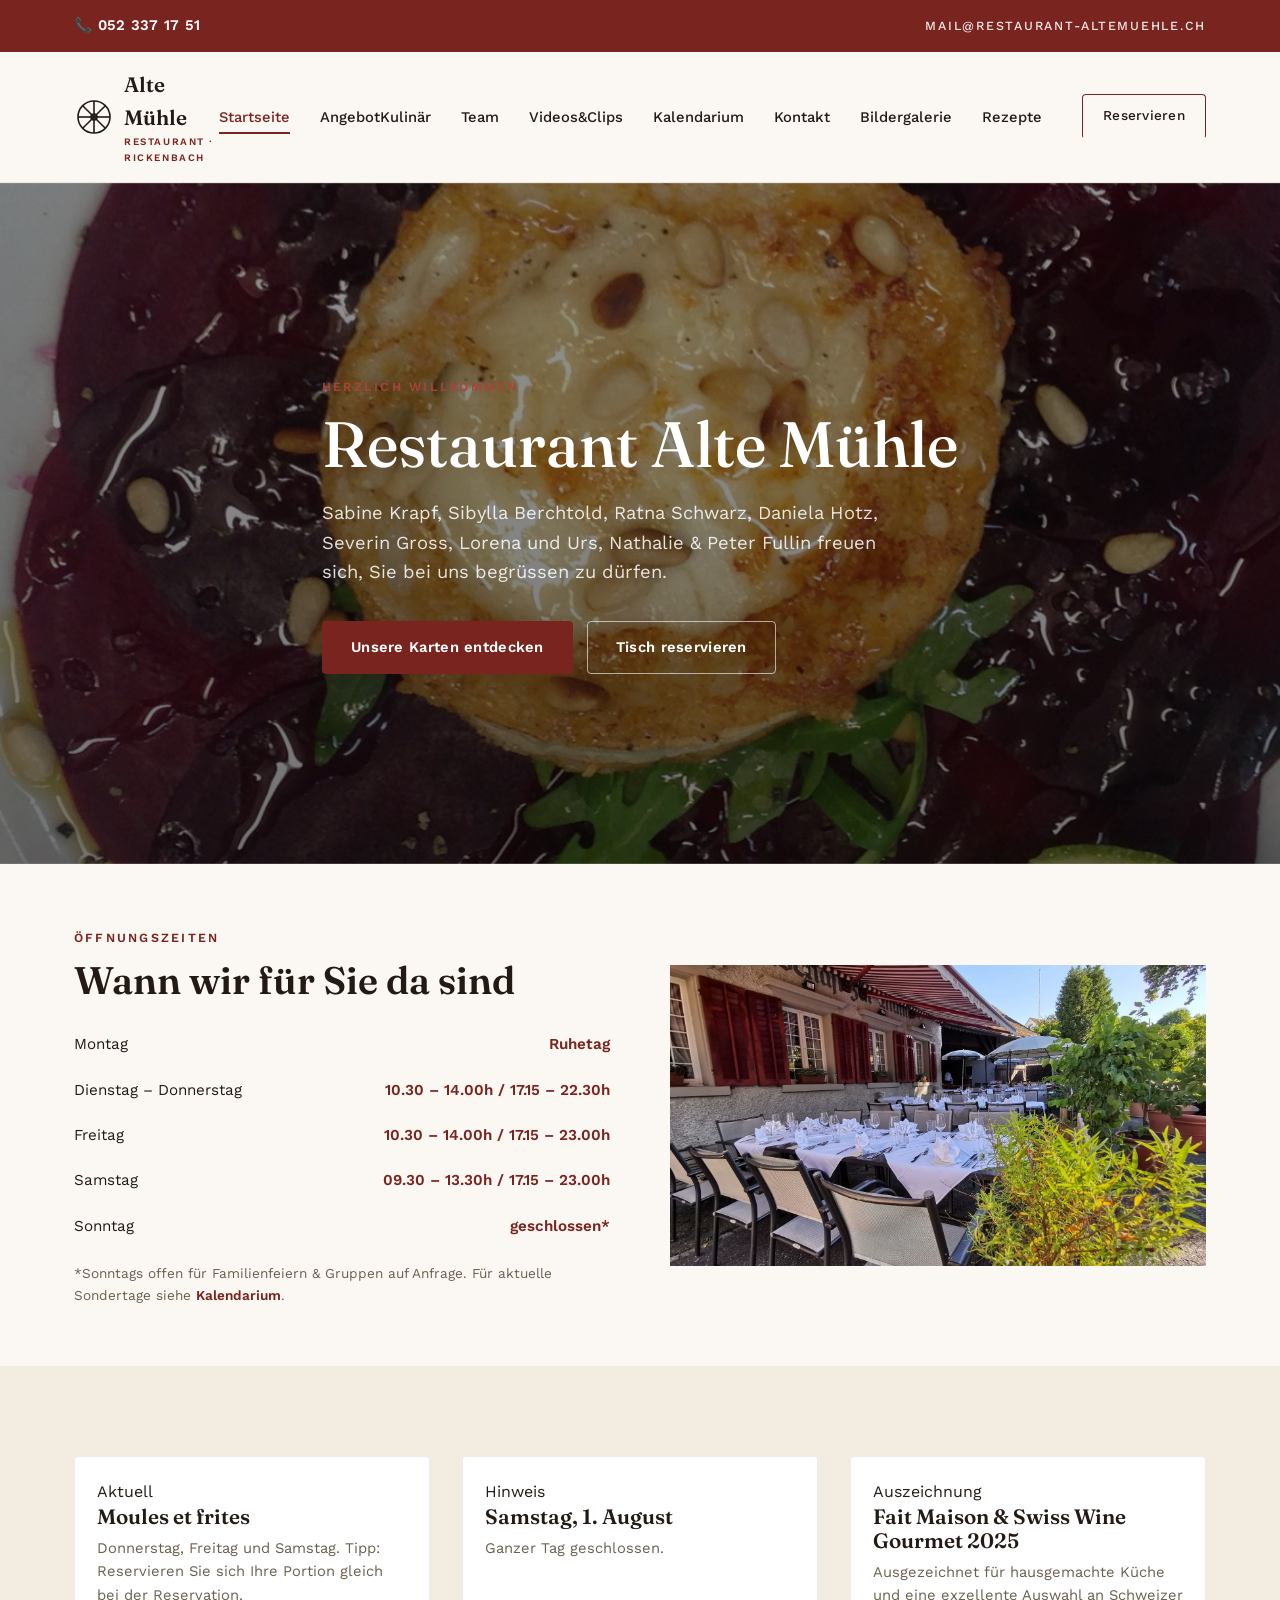
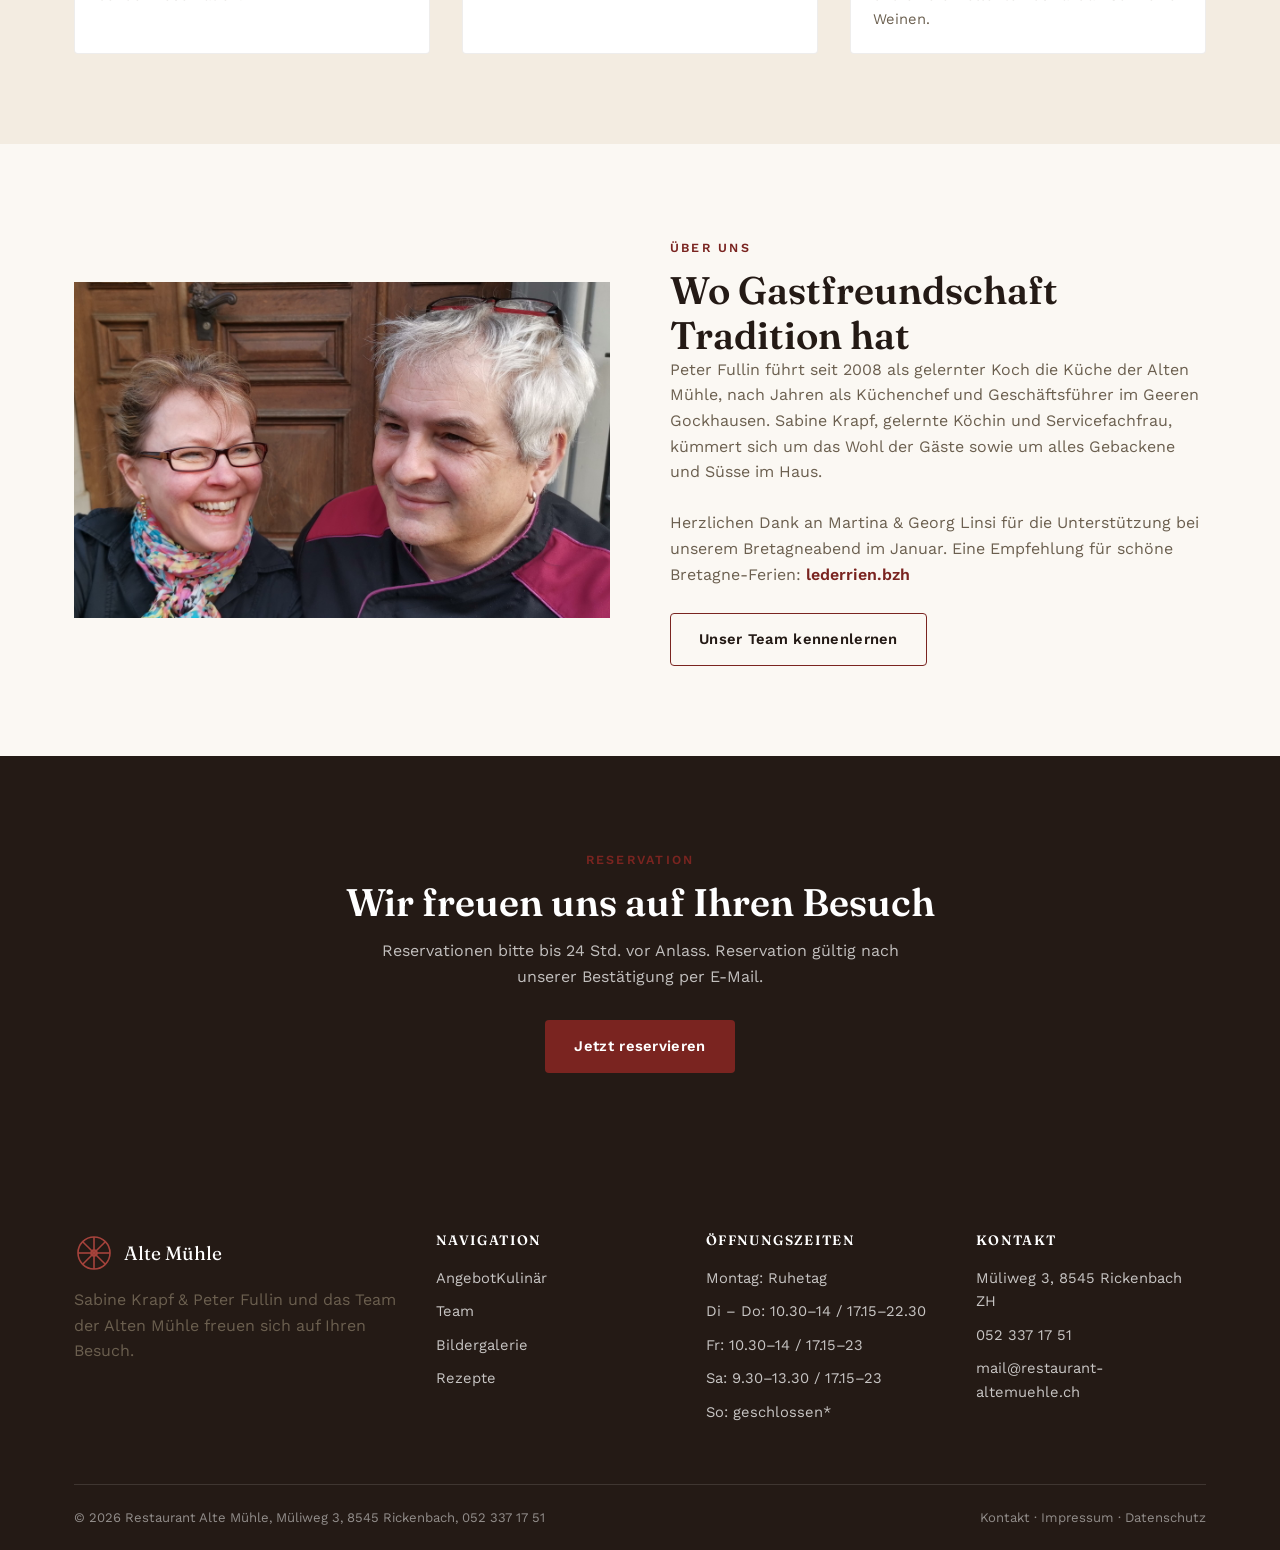
<file: index.html>
<!DOCTYPE html>
<html lang="de">
<head>
  <meta charset="UTF-8">
  <meta name="viewport" content="width=device-width, initial-scale=1.0">
  <title>Restaurant Alte Mühle | Rickenbach ZH</title>
  <meta name="description" content="Restaurant Alte Mühle in Rickenbach ZH – herzhafte Küche, Fait-Maison-Label und ausgezeichnete Schweizer Weine. Sabine Krapf & Peter Fullin heissen Sie willkommen.">
  <link rel="stylesheet" href="style.css">
</head>
<body class="home">

<div class="top-bar">
  <div class="top-bar-inner">
    <a class="phone" href="tel:+41523371751">📞 052 337 17 51</a>
    <a class="mail" href="mailto:mail@restaurant-altemuehle.ch">mail@restaurant-altemuehle.ch</a>
  </div>
</div>

<header class="site-header">
  <div class="nav-wrap">
    <a href="index.html" class="logo">
      <svg class="millwheel" viewBox="0 0 40 40"><circle cx="20" cy="20" r="16"/><line x1="20" y1="4" x2="20" y2="36"/><line x1="4" y1="20" x2="36" y2="20"/><line x1="8.7" y1="8.7" x2="31.3" y2="31.3"/><line x1="31.3" y1="8.7" x2="8.7" y2="31.3"/><circle cx="20" cy="20" r="3"/></svg>
      <div>Alte Mühle<span class="sub">Restaurant · Rickenbach</span></div>
    </a>
    <nav class="main-nav" id="main-nav">
      <ul>
        <li><a href="index.html" class="active">Startseite</a></li>
        <li><a href="angebotkulinaer.html">AngebotKulinär</a></li>
        <li><a href="team.html">Team</a></li>
        <li><a href="videos.html">Videos&amp;Clips</a></li>
        <li><a href="kalendarium.html">Kalendarium</a></li>
        <li><a href="kontakt.html">Kontakt</a></li>
        <li><a href="bildergalerie.html">Bildergalerie</a></li>
        <li><a href="rezepte.html">Rezepte</a></li>
        <li class="nav-cta"><a href="kontakt.html" class="btn btn-outline-dark">Reservieren</a></li>
      </ul>
    </nav>
    <button class="nav-toggle" id="nav-toggle" aria-label="Menü öffnen">&#9776;</button>
  </div>
</header>

<section class="hero">
  <div class="hero-bg">
    <img src="pictures/galerie/b257bf2e-276b-4570-9abd-5dac0fc9400a.jpg" class="hero-bg-img active" alt="">
    <img src="pictures/galerie/f2fa04a3-8760-4892-a5e3-02a57ac8311f.jpg" class="hero-bg-img" alt="">
    <img src="pictures/galerie/65ddd758-11f8-428f-9064-cf049e84323e.jpg" class="hero-bg-img" alt="">
    <img src="pictures/galerie/b68692f9-37d5-4e6b-8525-2e407a3215ae.jpg" class="hero-bg-img" alt="">
    <img src="pictures/galerie/c1bb4e3f-920f-47ab-b1a6-8c3b779eff9e.jpg" class="hero-bg-img" alt="">
    <img src="pictures/galerie/c23c99f3-7e12-44d2-ae15-266cf6287e44.jpg" class="hero-bg-img" alt="">
    <img src="pictures/galerie/c694ae17-88f6-4533-8d5b-229b120d3130.JPG" class="hero-bg-img" alt="">
    <img src="pictures/galerie/ca472386-0b77-4212-857c-9810abe5e41e.jpg" class="hero-bg-img" alt="">
    <img src="pictures/galerie/db5d1e59-4866-4b55-b6c5-62f4a9842ee7.jpg" class="hero-bg-img" alt="">
    <img src="pictures/galerie/e1adeaa3-cf4f-44e0-8039-e6092b40dc69.jpg" class="hero-bg-img" alt="">
    <img src="pictures/galerie/e47ef94d-1d72-4f54-bfe3-cb804793fbbe.jpg" class="hero-bg-img" alt="">
  </div>

  <div class="hero-overlay"></div>

  <div class="hero-inner">
    <span class="eyebrow">Herzlich willkommen</span>
    <h1>Restaurant Alte Mühle</h1>
    <p class="lead">Sabine Krapf, Sibylla Berchtold, Ratna Schwarz, Daniela Hotz, Severin Gross, Lorena und Urs, Nathalie &amp; Peter Fullin freuen sich, Sie bei uns begrüssen zu dürfen.</p>
    <div class="hero-actions">
      <a href="angebotkulinaer.html" class="btn btn-primary">Unsere Karten entdecken</a>
      <a href="kontakt.html" class="btn btn-outline">Tisch reservieren</a>
    </div>
  </div>
</section>

<section class="tight">
  <div class="container split">
    <div>
      <span class="eyebrow">Öffnungszeiten</span>
      <h2>Wann wir für Sie da sind</h2>
      <table class="hours-table" style="margin-top:20px;">
        <tr><td style="color:var(--text)">Montag</td><td style="color:var(--brass)">Ruhetag</td></tr>
        <tr><td style="color:var(--text)">Dienstag – Donnerstag</td><td style="color:var(--brass)">10.30 – 14.00h / 17.15 – 22.30h</td></tr>
        <tr><td style="color:var(--text)">Freitag</td><td style="color:var(--brass)">10.30 – 14.00h / 17.15 – 23.00h</td></tr>
        <tr><td style="color:var(--text)">Samstag</td><td style="color:var(--brass)">09.30 – 13.30h / 17.15 – 23.00h</td></tr>
        <tr><td style="color:var(--text)">Sonntag</td><td style="color:var(--brass)">geschlossen*</td></tr>
      </table>
      <p style="margin-top:14px;font-size:0.85rem;">*Sonntags offen für Familienfeiern &amp; Gruppen auf Anfrage. Für aktuelle Sondertage siehe <a href="kalendarium.html" style="color:var(--brass);font-weight:600;">Kalendarium</a>.</p>
    </div>
    <img src="menu/f2fa04a3-8760-4892-a5e3-02a57ac8311f.jpg" alt="Restaurant" class="card-img">
  </div>
</section>

<section class="section-alt">
  <div class="container">
    <div class="grid-3">
      <div class="card">
        <div class="card-body">
          <span class="tag">Aktuell</span>
          <h3>Moules et frites</h3>
          <p>Donnerstag, Freitag und Samstag. Tipp: Reservieren Sie sich Ihre Portion gleich bei der Reservation.</p>
        </div>
      </div>
      <div class="card">
        <div class="card-body">
          <span class="tag">Hinweis</span>
          <h3>Samstag, 1. August</h3>
          <p>Ganzer Tag geschlossen.</p>
        </div>
      </div>
      <div class="card">
        <div class="card-body">
          <span class="tag">Auszeichnung</span>
          <h3>Fait Maison &amp; Swiss Wine Gourmet 2025</h3>
          <p>Ausgezeichnet für hausgemachte Küche und eine exzellente Auswahl an Schweizer Weinen.</p>
        </div>
      </div>
    </div>
  </div>
</section>

<section>
  <div class="container split">
    <img src="pictures/mitarbeiter/65ddd758-11f8-428f-9064-cf049e84323e.jpg" alt="Mitarbeiter" class="card-img">
    <div>
      <span class="eyebrow">Über uns</span>
      <h2>Wo Gastfreundschaft Tradition hat</h2>
      <p>Peter Fullin führt seit 2008 als gelernter Koch die Küche der Alten Mühle, nach Jahren als Küchenchef und Geschäftsführer im Geeren Gockhausen. Sabine Krapf, gelernte Köchin und Servicefachfrau, kümmert sich um das Wohl der Gäste sowie um alles Gebackene und Süsse im Haus.</p>
      <br>
      <p>Herzlichen Dank an Martina &amp; Georg Linsi für die Unterstützung bei unserem Bretagneabend im Januar. Eine Empfehlung für schöne Bretagne-Ferien: <a href="https://www.lederrien.bzh/" style="color:var(--brass);font-weight:600;">lederrien.bzh</a></p>
      <br>
      <a href="team.html" class="btn btn-outline-dark">Unser Team kennenlernen</a>
    </div>
  </div>
</section>

<section class="section-dark text-center">
  <div class="container">
    <span class="eyebrow">Reservation</span>
    <h2>Wir freuen uns auf Ihren Besuch</h2>
    <p style="max-width:520px;margin:14px auto 30px;">Reservationen bitte bis 24 Std. vor Anlass. Reservation gültig nach unserer Bestätigung per E-Mail.</p>
    <a href="kontakt.html" class="btn btn-primary">Jetzt reservieren</a>
  </div>
</section>

<footer class="site-footer">
  <div class="container">
    <div class="footer-grid">
      <div>
        <div class="footer-logo">
          <svg class="millwheel" viewBox="0 0 40 40"><circle cx="20" cy="20" r="16"/><line x1="20" y1="4" x2="20" y2="36"/><line x1="4" y1="20" x2="36" y2="20"/><line x1="8.7" y1="8.7" x2="31.3" y2="31.3"/><line x1="31.3" y1="8.7" x2="8.7" y2="31.3"/><circle cx="20" cy="20" r="3"/></svg>
          Alte Mühle
        </div>
        <p>Sabine Krapf &amp; Peter Fullin und das Team der Alten Mühle freuen sich auf Ihren Besuch.</p>
      </div>
      <div>
        <h4>Navigation</h4>
        <ul>
          <li><a href="angebotkulinaer.html">AngebotKulinär</a></li>
          <li><a href="team.html">Team</a></li>
          <li><a href="bildergalerie.html">Bildergalerie</a></li>
          <li><a href="rezepte.html">Rezepte</a></li>
        </ul>
      </div>
      <div>
        <h4>Öffnungszeiten</h4>
        <ul>
          <li>Montag: Ruhetag</li>
          <li>Di – Do: 10.30–14 / 17.15–22.30</li>
          <li>Fr: 10.30–14 / 17.15–23</li>
          <li>Sa: 9.30–13.30 / 17.15–23</li>
          <li>So: geschlossen*</li>
        </ul>
      </div>
      <div>
        <h4>Kontakt</h4>
        <ul>
          <li>Müliweg 3, 8545 Rickenbach ZH</li>
          <li><a href="tel:+41523371751">052 337 17 51</a></li>
          <li><a href="mailto:mail@restaurant-altemuehle.ch">mail@restaurant-altemuehle.ch</a></li>
        </ul>
      </div>
    </div>
    <div class="footer-bottom">
      <span>© 2026 Restaurant Alte Mühle, Müliweg 3, 8545 Rickenbach, 052 337 17 51</span>
      <span><a href="kontakt.html">Kontakt</a> · <a href="#">Impressum</a> · <a href="#">Datenschutz</a></span>
    </div>
  </div>
</footer>

<script>
  document.getElementById('nav-toggle').addEventListener('click', function () {
    document.getElementById('main-nav').classList.toggle('open');
  });
</script>

<script>
  function initHeroSlideshow() {
    const heroImages = document.querySelectorAll('.hero-bg-img');
    let current = 0;

    if (!heroImages.length) return;

    setInterval(() => {
      heroImages[current].classList.remove('active');
      current = (current + 1) % heroImages.length;
      heroImages[current].classList.add('active');
    }, 5000);
  }

  if (document.readyState === 'loading') {
    document.addEventListener('DOMContentLoaded', initHeroSlideshow);
  } else {
    initHeroSlideshow();
  }
</script>


</body>
</html>
</file>
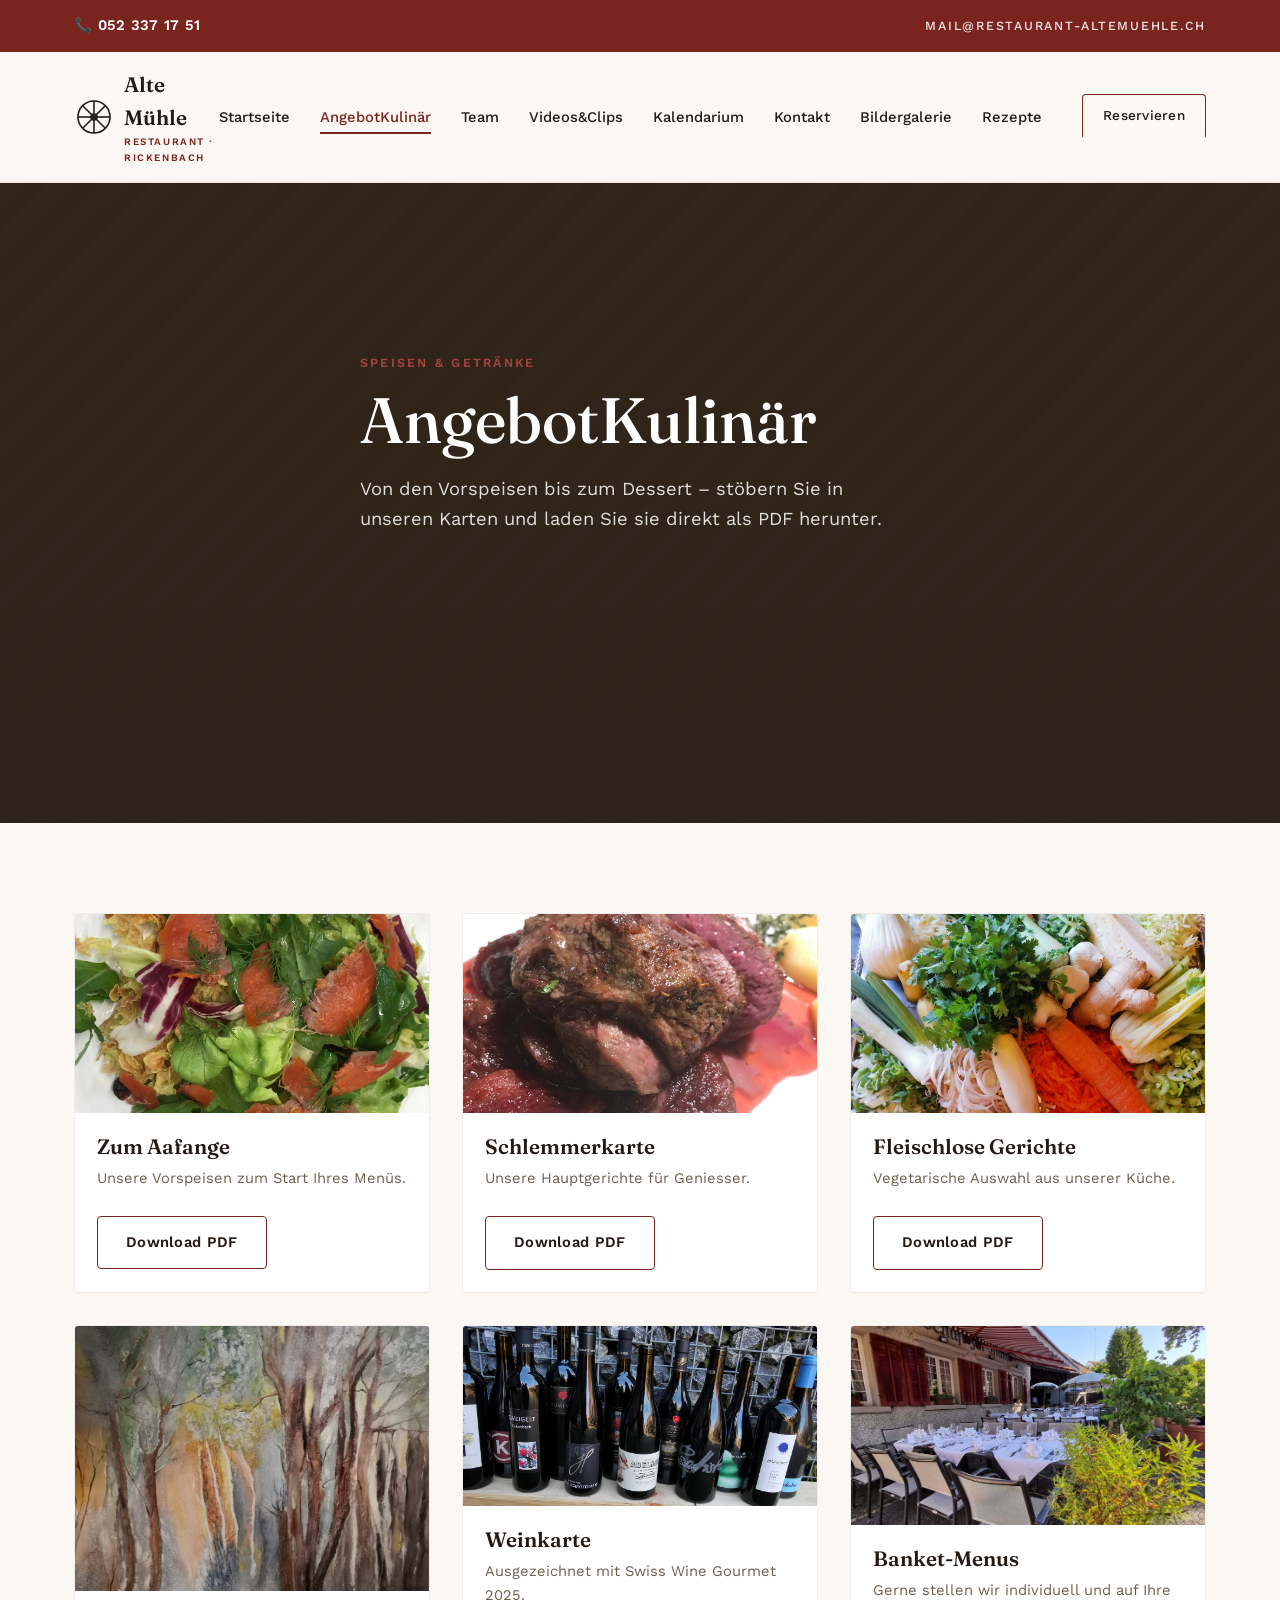
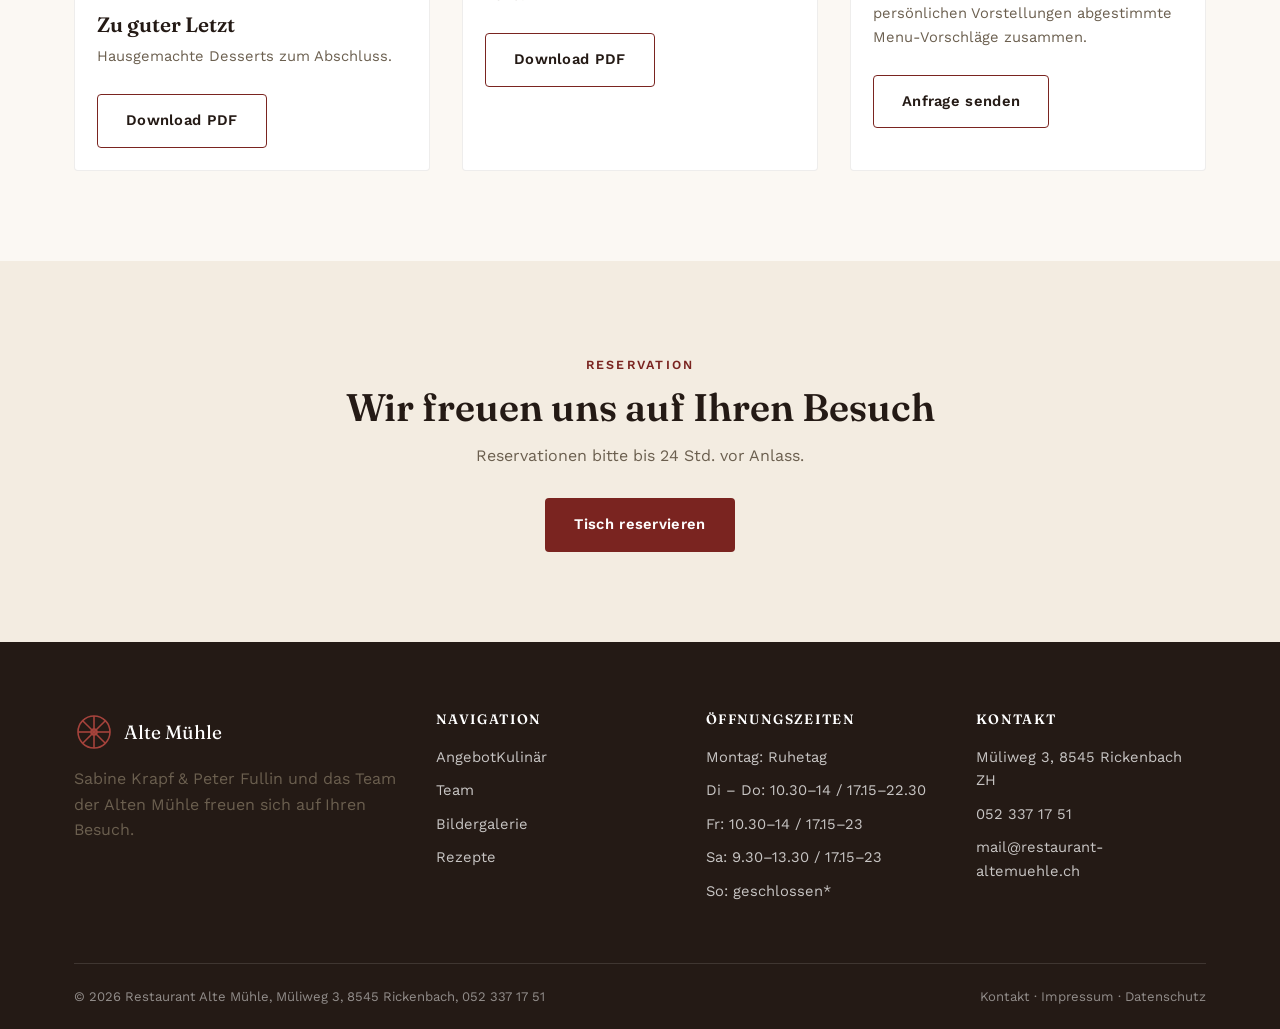
<file: angebotkulinaer.html>
<!DOCTYPE html>
<html lang="de">
<head>
<meta charset="UTF-8">
<meta name="viewport" content="width=device-width, initial-scale=1.0">
<title>AngebotKulinär | Restaurant Alte Mühle</title>
<meta name="description" content="Unsere Karten: Vorspeisen, Schlemmerkarte, fleischlose Gerichte, Desserts, Weinkarte und Banket-Menus.">
<link rel="stylesheet" href="style.css">
</head>
<body class="page">

<div class="top-bar">
  <div class="top-bar-inner">
    <a class="phone" href="tel:+41523371751">📞 052 337 17 51</a>
    <a class="mail" href="mailto:mail@restaurant-altemuehle.ch">mail@restaurant-altemuehle.ch</a>
  </div>
</div>

<header class="site-header">
  <div class="nav-wrap">
    <a href="index.html" class="logo">
      <svg class="millwheel" viewBox="0 0 40 40"><circle cx="20" cy="20" r="16"/><line x1="20" y1="4" x2="20" y2="36"/><line x1="4" y1="20" x2="36" y2="20"/><line x1="8.7" y1="8.7" x2="31.3" y2="31.3"/><line x1="31.3" y1="8.7" x2="8.7" y2="31.3"/><circle cx="20" cy="20" r="3"/></svg>
      <div>Alte Mühle<span class="sub">Restaurant · Rickenbach</span></div>
    </a>
    <nav class="main-nav" id="main-nav">
      <ul>
        <li><a href="index.html">Startseite</a></li>
        <li><a href="angebotkulinaer.html" class="active">AngebotKulinär</a></li>
        <li><a href="team.html">Team</a></li>
        <li><a href="videos.html">Videos&amp;Clips</a></li>
        <li><a href="kalendarium.html">Kalendarium</a></li>
        <li><a href="kontakt.html">Kontakt</a></li>
        <li><a href="bildergalerie.html">Bildergalerie</a></li>
        <li><a href="rezepte.html">Rezepte</a></li>
        <li class="nav-cta"><a href="kontakt.html" class="btn btn-outline-dark">Reservieren</a></li>
      </ul>
    </nav>
    <button class="nav-toggle" id="nav-toggle" aria-label="Menü öffnen">&#9776;</button>
  </div>
</header>

<section class="hero page-hero">
  <div class="hero-inner">
    <span class="eyebrow">Speisen &amp; Getränke</span>
    <h1>AngebotKulinär</h1>
    <p class="lead">Von den Vorspeisen bis zum Dessert – stöbern Sie in unseren Karten und laden Sie sie direkt als PDF herunter.</p>
  </div>
</section>

<section>
  <div class="container">
    <div class="grid-3">
      <div class="card">
        <img src="menu/dec10ce7-54ed-459d-a0a4-ac228cb10e82.jpg" alt="Weinkarte" class="card-img">
        <div class="card-body">
          <h3>Zum Aafange</h3>
          <p>Unsere Vorspeisen zum Start Ihres Menüs.</p>
          <br>
          <a href="menu/glutschigs-zum-aafange.pdf" class="btn btn-outline-dark">Download PDF</a>
        </div>
      </div>
      <div class="card">
        <img src="menu/3e3a4d44-d953-4199-b71e-68ead82b3f67.jpg" alt="Weinkarte" class="card-img">
        <div class="card-body">
          <h3>Schlemmerkarte</h3>
          <p>Unsere Hauptgerichte für Geniesser.</p>
          <br>
          <a href="menu/schlemmerkarte.pdf" class="btn btn-outline-dark">Download PDF</a>
        </div>
      </div>
      <div class="card">
        <img src="menu/c1bb4e3f-920f-47ab-b1a6-8c3b779eff9e.jpg" alt="Weinkarte" class="card-img">
        <div class="card-body">
          <h3>Fleischlose Gerichte</h3>
          <p>Vegetarische Auswahl aus unserer Küche.</p>
          <br>
          <a href="menu/ohne-fleisch.pdf" class="btn btn-outline-dark">Download PDF</a>
        </div>
      </div>
      <div class="card">
        <img src="menu/bae420a6-13a4-4104-b1e7-38b9ce7748ab.jpg" alt="Weinkarte" class="card-img">
        <div class="card-body">
          <h3>Zu guter Letzt</h3>
          <p>Hausgemachte Desserts zum Abschluss.</p>
          <br>
          <a href="menu/zu-guter-letzt.pdf" class="btn btn-outline-dark">Download PDF</a>
        </div>
      </div>
      <div class="card">
        <img src="menu/0c00abc8-027a-47c9-b9a1-c8ffb83b4723.jpg" alt="Weinkarte" class="card-img">
        <div class="card-body">
          <h3>Weinkarte</h3>
          <p>Ausgezeichnet mit Swiss Wine Gourmet 2025.</p>
          <br>
          <a href="menu/weinkarte.pdf.pdf" class="btn btn-outline-dark">Download PDF</a>
        </div>
      </div>
      <div class="card">
        <img src="menu/f2fa04a3-8760-4892-a5e3-02a57ac8311f.jpg" alt="Weinkarte" class="card-img">
        <div class="card-body">
          <h3>Banket-Menus</h3>
          <p>Gerne stellen wir individuell und auf Ihre persönlichen Vorstellungen abgestimmte Menu-Vorschläge zusammen.</p>
          <br>
          <a href="kontakt.html" class="btn btn-outline-dark">Anfrage senden</a>
        </div>
      </div>
    </div>
  </div>
</section>

<section class="section-alt text-center">
  <div class="container">
    <span class="eyebrow">Reservation</span>
    <h2>Wir freuen uns auf Ihren Besuch</h2>
    <p style="max-width:520px;margin:14px auto 30px;">Reservationen bitte bis 24 Std. vor Anlass.</p>
    <a href="kontakt.html" class="btn btn-primary">Tisch reservieren</a>
  </div>
</section>

<footer class="site-footer">
  <div class="container">
    <div class="footer-grid">
      <div>
        <div class="footer-logo">
          <svg class="millwheel" viewBox="0 0 40 40"><circle cx="20" cy="20" r="16"/><line x1="20" y1="4" x2="20" y2="36"/><line x1="4" y1="20" x2="36" y2="20"/><line x1="8.7" y1="8.7" x2="31.3" y2="31.3"/><line x1="31.3" y1="8.7" x2="8.7" y2="31.3"/><circle cx="20" cy="20" r="3"/></svg>
          Alte Mühle
        </div>
        <p>Sabine Krapf &amp; Peter Fullin und das Team der Alten Mühle freuen sich auf Ihren Besuch.</p>
      </div>
      <div>
        <h4>Navigation</h4>
        <ul>
          <li><a href="angebotkulinaer.html">AngebotKulinär</a></li>
          <li><a href="team.html">Team</a></li>
          <li><a href="bildergalerie.html">Bildergalerie</a></li>
          <li><a href="rezepte.html">Rezepte</a></li>
        </ul>
      </div>
      <div>
        <h4>Öffnungszeiten</h4>
        <ul>
          <li>Montag: Ruhetag</li>
          <li>Di – Do: 10.30–14 / 17.15–22.30</li>
          <li>Fr: 10.30–14 / 17.15–23</li>
          <li>Sa: 9.30–13.30 / 17.15–23</li>
          <li>So: geschlossen*</li>
        </ul>
      </div>
      <div>
        <h4>Kontakt</h4>
        <ul>
          <li>Müliweg 3, 8545 Rickenbach ZH</li>
          <li><a href="tel:+41523371751">052 337 17 51</a></li>
          <li><a href="mailto:mail@restaurant-altemuehle.ch">mail@restaurant-altemuehle.ch</a></li>
        </ul>
      </div>
    </div>
    <div class="footer-bottom">
      <span>© 2026 Restaurant Alte Mühle, Müliweg 3, 8545 Rickenbach, 052 337 17 51</span>
      <span><a href="kontakt.html">Kontakt</a> · <a href="#">Impressum</a> · <a href="#">Datenschutz</a></span>
    </div>
  </div>
</footer>

<script>
  document.getElementById('nav-toggle').addEventListener('click', function () {
    document.getElementById('main-nav').classList.toggle('open');
  });
</script>
</body>
</html>
</file>
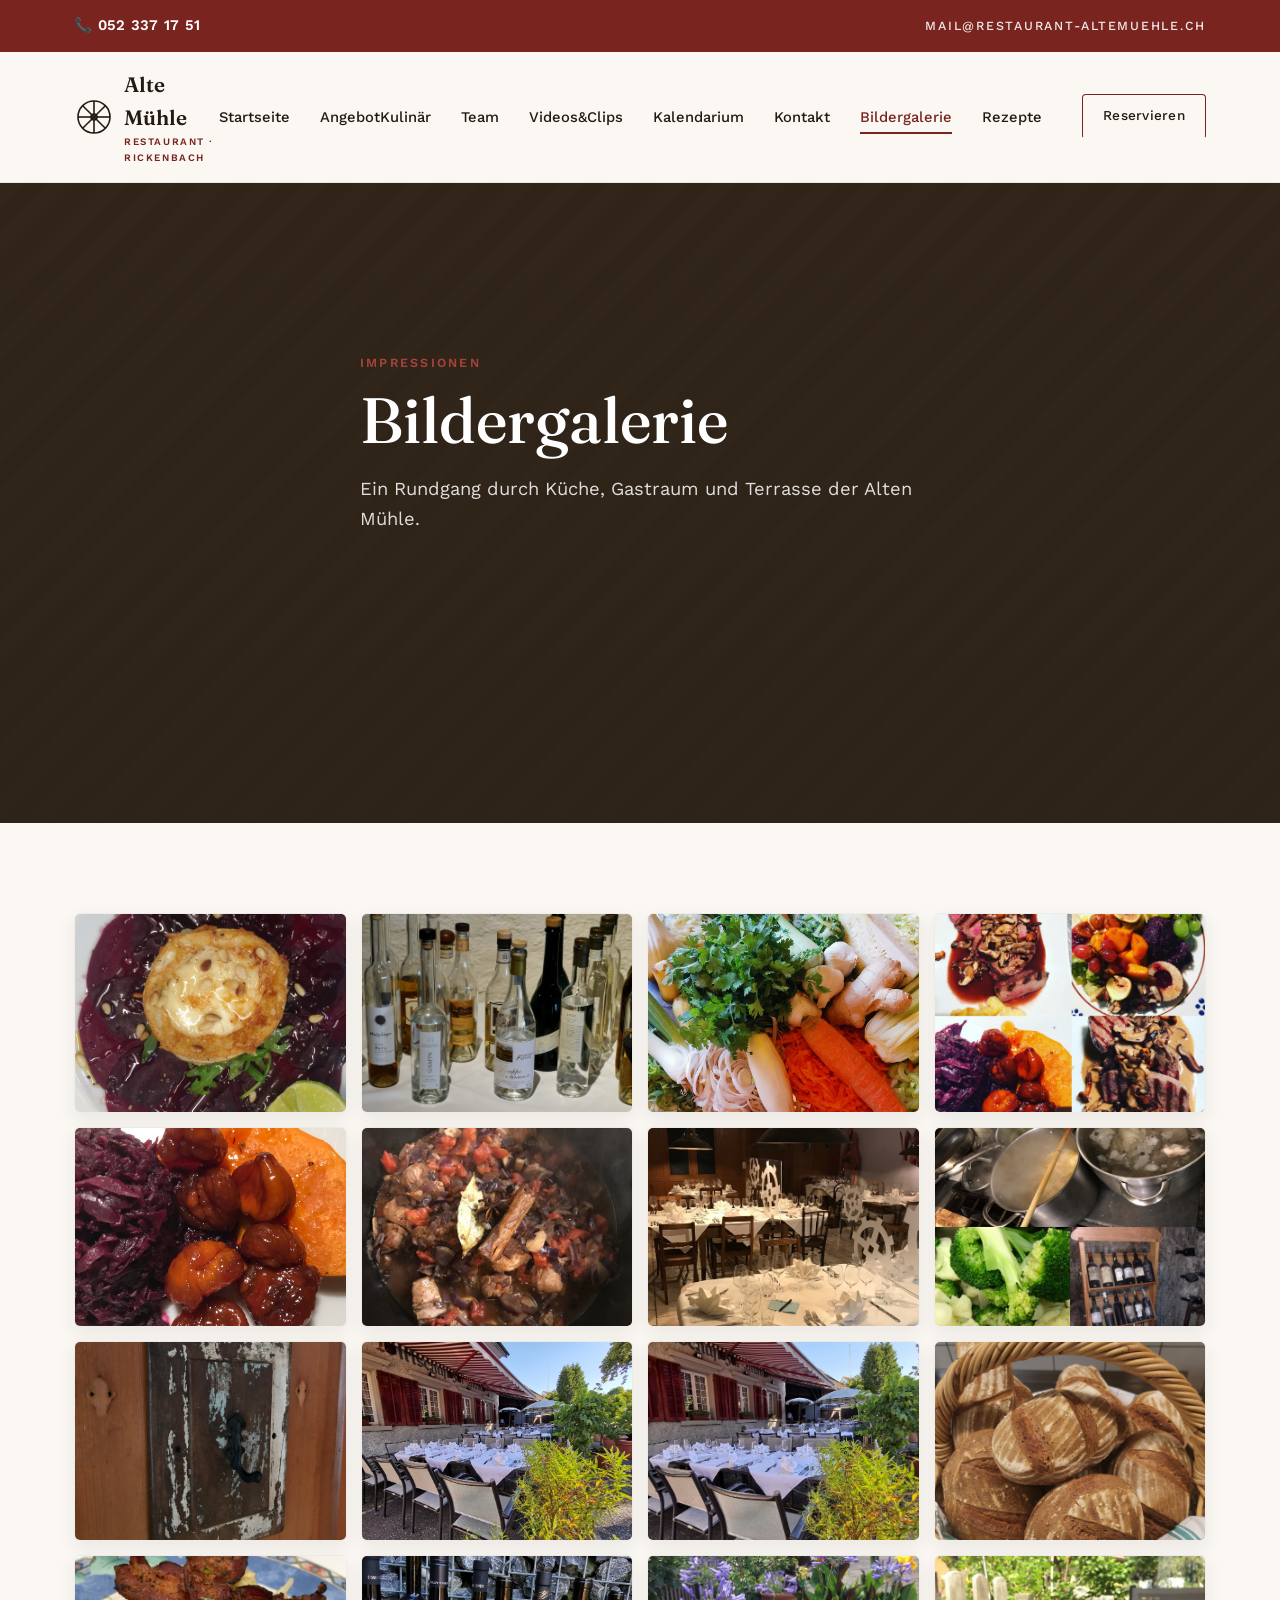
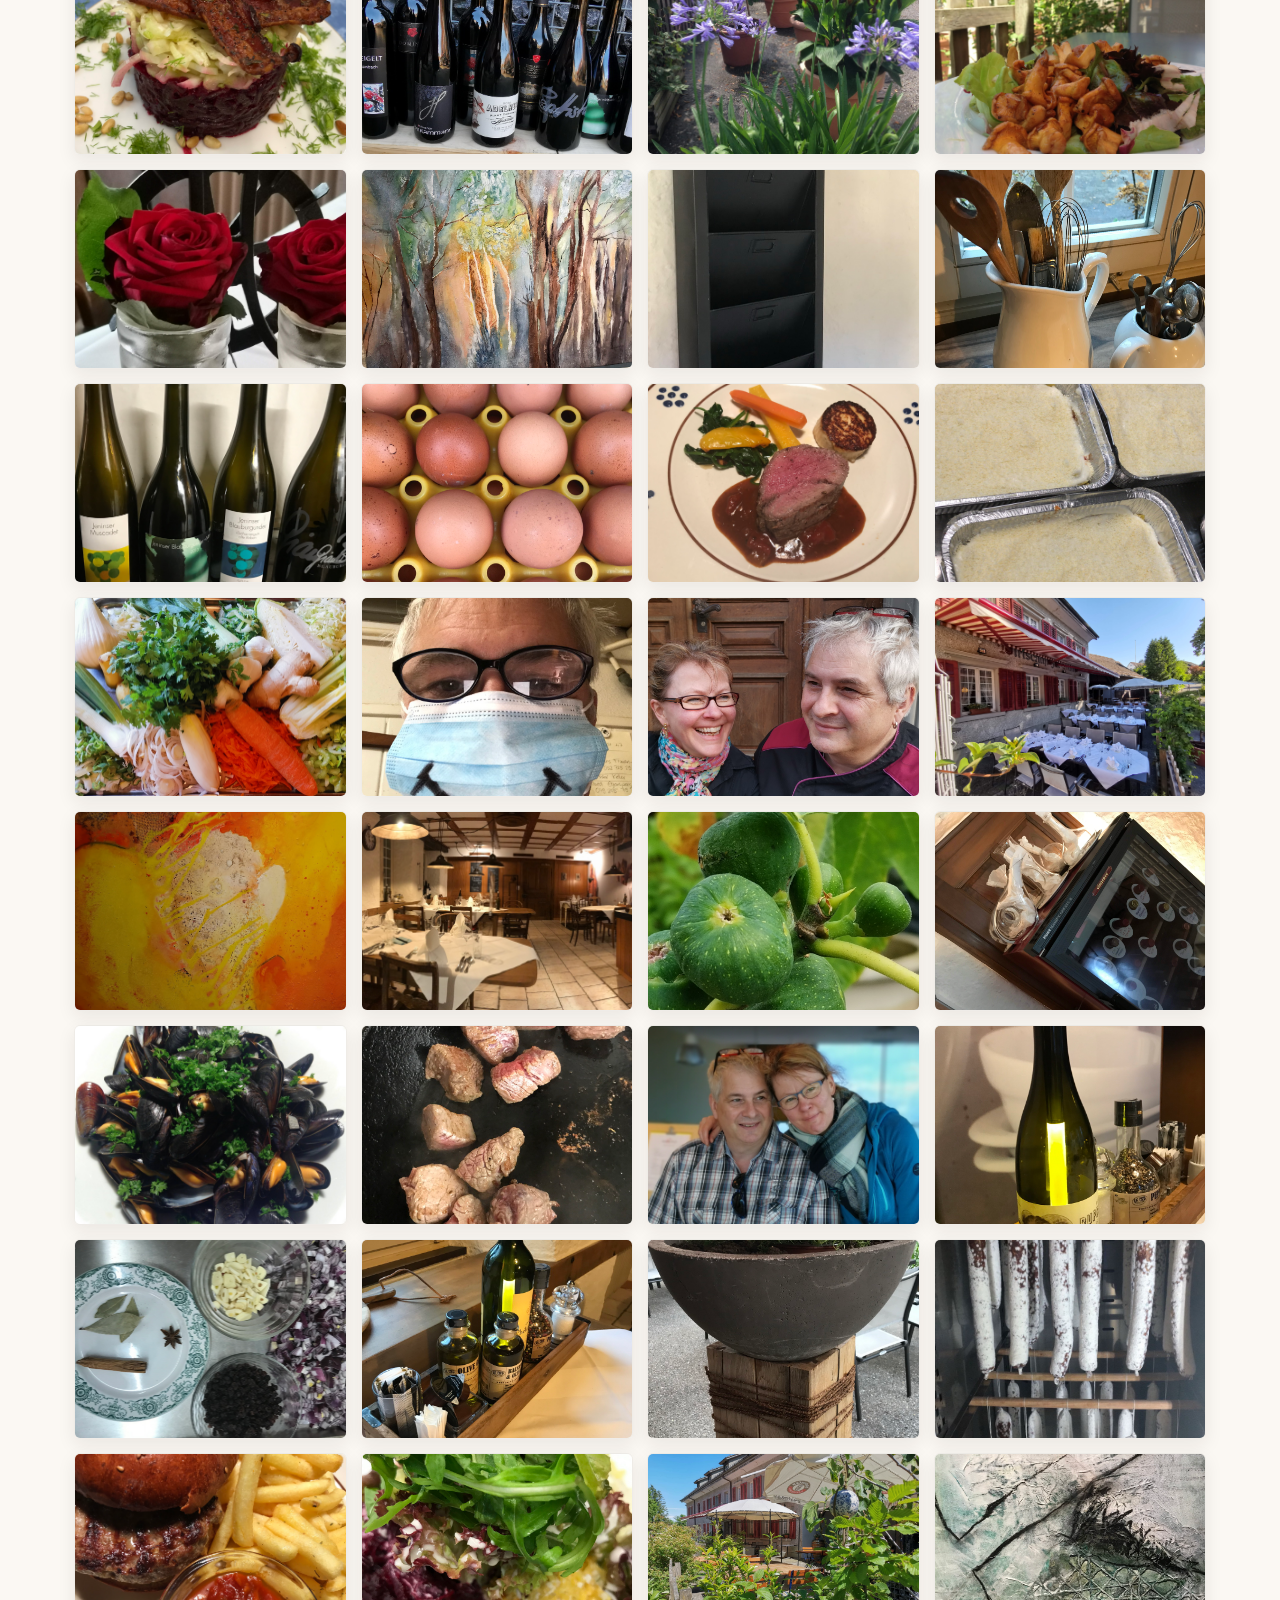
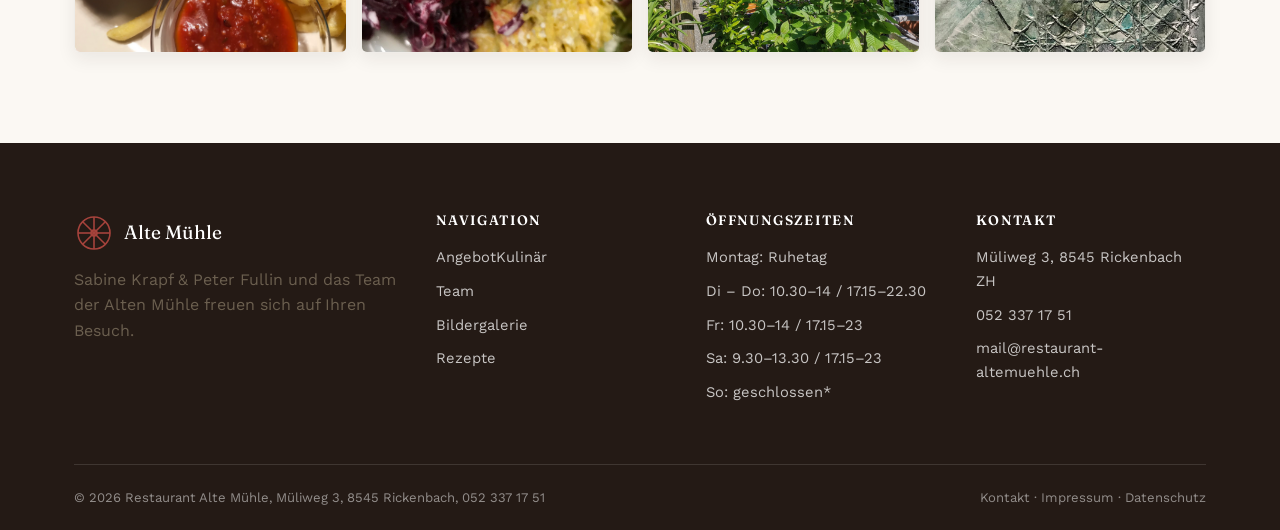
<file: bildergalerie.html>
<!DOCTYPE html>
<html lang="de">
<head>
<meta charset="UTF-8">
<meta name="viewport" content="width=device-width, initial-scale=1.0">
<title>Bildergalerie | Restaurant Alte Mühle</title>
<meta name="description" content="Impressionen aus dem Restaurant Alte Mühle in Rickenbach.">
<link rel="stylesheet" href="style.css">
</head>
<body class="page">

<div class="top-bar">
  <div class="top-bar-inner">
    <a class="phone" href="tel:+41523371751">📞 052 337 17 51</a>
    <a class="mail" href="mailto:mail@restaurant-altemuehle.ch">mail@restaurant-altemuehle.ch</a>
  </div>
</div>

<header class="site-header">
  <div class="nav-wrap">
    <a href="index.html" class="logo">
      <svg class="millwheel" viewBox="0 0 40 40"><circle cx="20" cy="20" r="16"/><line x1="20" y1="4" x2="20" y2="36"/><line x1="4" y1="20" x2="36" y2="20"/><line x1="8.7" y1="8.7" x2="31.3" y2="31.3"/><line x1="31.3" y1="8.7" x2="8.7" y2="31.3"/><circle cx="20" cy="20" r="3"/></svg>
      <div>Alte Mühle<span class="sub">Restaurant · Rickenbach</span></div>
    </a>
    <nav class="main-nav" id="main-nav">
      <ul>
        <li><a href="index.html">Startseite</a></li>
        <li><a href="angebotkulinaer.html">AngebotKulinär</a></li>
        <li><a href="team.html">Team</a></li>
        <li><a href="videos.html">Videos&amp;Clips</a></li>
        <li><a href="kalendarium.html">Kalendarium</a></li>
        <li><a href="kontakt.html">Kontakt</a></li>
        <li><a href="bildergalerie.html" class="active">Bildergalerie</a></li>
        <li><a href="rezepte.html">Rezepte</a></li>
        <li class="nav-cta"><a href="kontakt.html" class="btn btn-outline-dark">Reservieren</a></li>
      </ul>
    </nav>
    <button class="nav-toggle" id="nav-toggle" aria-label="Menü öffnen">&#9776;</button>
  </div>
</header>

<section class="hero page-hero">
  <div class="hero-inner">
    <span class="eyebrow">Impressionen</span>
    <h1>Bildergalerie</h1>
    <p class="lead">Ein Rundgang durch Küche, Gastraum und Terrasse der Alten Mühle.</p>
  </div>
</section>

<section>
  <div class="container">
    <div class="gallery-grid">
      <img src="pictures/galerie/b257bf2e-276b-4570-9abd-5dac0fc9400a.jpg" alt="Bild 1">
      <img src="pictures/galerie/b68692f9-37d5-4e6b-8525-2e407a3215ae.jpg" alt="Bild 2">
      <img src="pictures/galerie/c1bb4e3f-920f-47ab-b1a6-8c3b779eff9e.jpg" alt="Bild 3">
      <img src="pictures/galerie/c23c99f3-7e12-44d2-ae15-266cf6287e44.jpg" alt="Bild 4">
      <img src="pictures/galerie/c694ae17-88f6-4533-8d5b-229b120d3130.JPG" alt="Bild 5">
      <img src="pictures/galerie/ca472386-0b77-4212-857c-9810abe5e41e.jpg" alt="Bild 6">
      <img src="pictures/galerie/db5d1e59-4866-4b55-b6c5-62f4a9842ee7.jpg" alt="Bild 7">
      <img src="pictures/galerie/e1adeaa3-cf4f-44e0-8039-e6092b40dc69.jpg" alt="Bild 8">
      <img src="pictures/galerie/e47ef94d-1d72-4f54-bfe3-cb804793fbbe.jpg" alt="Bild 9">
      <img src="pictures/galerie/eea63ca3-9eaf-4f64-b49d-bce840890e33.jpg" alt="Bild 10">
      <img src="pictures/galerie/f2fa04a3-8760-4892-a5e3-02a57ac8311f.jpg" alt="Bild 11">
      <img src="pictures/galerie/f558a8f2-fd4c-42df-a4a1-0e33a837d327.jpg" alt="Bild 12">

      <img src="pictures/galerie/0b2b96f0-f436-4314-ad07-67dcbd6e598b.jpg" alt="Bild 13">
      <img src="pictures/galerie/0c00abc8-027a-47c9-b9a1-c8ffb83b4723.jpg" alt="Bild 14">
      <img src="pictures/galerie/1da151b1-b7d0-4b1f-bedc-0526f55b662a.jpg" alt="Bild 15">
      <img src="pictures/galerie/01adf864-34de-42a1-89c2-65efafbbc0b8.jpg" alt="Bild 16">
      <img src="pictures/galerie/2de853bd-7173-490b-b02d-00fc8e89ddf8.jpg" alt="Bild 17">
      <img src="pictures/galerie/4bbd44e2-4af0-4b92-981e-499725b69f30.jpg" alt="Bild 18">
      <img src="pictures/galerie/4bed2dfb-a711-4c7c-b814-868925eb6e82.jpg" alt="Bild 19">
      <img src="pictures/galerie/5ab0f98e-4613-4cb9-9f61-968cce05ede1.jpg" alt="Bild 20">
      <img src="pictures/galerie/6a68ec79-8a08-4499-a534-c21483b2d742.jpg" alt="Bild 21">
      <img src="pictures/galerie/8b651198-8a56-414f-aa35-d90000f65e47.jpg" alt="Bild 22">
      <img src="pictures/galerie/8e203e39-9798-42d9-8a98-fa0d48d7b735.jpg" alt="Bild 23">
      <img src="pictures/galerie/9cd56ce6-616e-4463-9d03-d44618868d31.jpg" alt="Bild 24">
      <img src="pictures/galerie/9fbe76f9-11ce-45cb-9bc7-12a22bdf397c.jpg" alt="Bild 25">
      <img src="pictures/galerie/60edff25-dfba-463c-9447-21e005425bd0.jpg" alt="Bild 26">
      <img src="pictures/galerie/65ddd758-11f8-428f-9064-cf049e84323e.jpg" alt="Bild 27">
      <img src="pictures/galerie/68ebd6c1-af1d-4a1f-8505-6b342830b698.jpg" alt="Bild 28">
      <img src="pictures/galerie/75c21d49-a584-4d6a-8bad-927fd32f3f44.jpg" alt="Bild 29">
      <img src="pictures/galerie/77e3ffdb-0098-4c0b-a0bb-892783acf06e.jpg" alt="Bild 30">
      <img src="pictures/galerie/94d10a7f-5543-4a31-94e8-87cdfe1d3671.jpg" alt="Bild 31">
      <img src="pictures/galerie/524e7b3a-b54a-424f-a0b6-7b8eb3a521b3.jpg" alt="Bild 32">
      <img src="pictures/galerie/527f72f4-376c-4694-8843-76fd94e5c560.jpg" alt="Bild 33">
      <img src="pictures/galerie/580ee79e-549f-4a51-a0a4-004e58e52dd9.jpg" alt="Bild 34">
      <img src="pictures/galerie/765ad4dc-32b2-45d1-afbd-7bd8170d53fb.jpg" alt="Bild 35">
      <img src="pictures/galerie/2510ac1f-2c78-48d6-9010-54e026553015.jpg" alt="Bild 36">
      <img src="pictures/galerie/4109c351-69d9-447d-9a0f-de24e7795e9e.jpg" alt="Bild 37">
      <img src="pictures/galerie/8645a4f5-5323-4bbf-a535-e86ddb954acf.jpg" alt="Bild 38">
      <img src="pictures/galerie/32032e0f-17ba-4671-9a85-0383119aa702.jpg" alt="Bild 39">
      <img src="pictures/galerie/708895a4-97e7-4919-9565-7b7e4cd0b2e1.jpg" alt="Bild 40">
      <img src="pictures/galerie/8103661f-f76b-44f5-9ede-ae0ebfb6db65.jpg" alt="Bild 41">
      <img src="pictures/galerie/ac05832b-ac98-4e5e-8f2f-57c3d088be83.jpg" alt="Bild 42">
      <img src="pictures/galerie/b1c25978-6c81-46e2-bf85-4d7ca19c5c71.jpg" alt="Bild 43">
      <img src="pictures/galerie/b32e28e1-08eb-47d0-b56d-6119fa540663.jpg" alt="Bild 44">
    </div>
  </div>
</section>


<footer class="site-footer">
  <div class="container">
    <div class="footer-grid">
      <div>
        <div class="footer-logo">
          <svg class="millwheel" viewBox="0 0 40 40"><circle cx="20" cy="20" r="16"/><line x1="20" y1="4" x2="20" y2="36"/><line x1="4" y1="20" x2="36" y2="20"/><line x1="8.7" y1="8.7" x2="31.3" y2="31.3"/><line x1="31.3" y1="8.7" x2="8.7" y2="31.3"/><circle cx="20" cy="20" r="3"/></svg>
          Alte Mühle
        </div>
        <p>Sabine Krapf &amp; Peter Fullin und das Team der Alten Mühle freuen sich auf Ihren Besuch.</p>
      </div>
      <div>
        <h4>Navigation</h4>
        <ul>
          <li><a href="angebotkulinaer.html">AngebotKulinär</a></li>
          <li><a href="team.html">Team</a></li>
          <li><a href="bildergalerie.html">Bildergalerie</a></li>
          <li><a href="rezepte.html">Rezepte</a></li>
        </ul>
      </div>
      <div>
        <h4>Öffnungszeiten</h4>
        <ul>
          <li>Montag: Ruhetag</li>
          <li>Di – Do: 10.30–14 / 17.15–22.30</li>
          <li>Fr: 10.30–14 / 17.15–23</li>
          <li>Sa: 9.30–13.30 / 17.15–23</li>
          <li>So: geschlossen*</li>
        </ul>
      </div>
      <div>
        <h4>Kontakt</h4>
        <ul>
          <li>Müliweg 3, 8545 Rickenbach ZH</li>
          <li><a href="tel:+41523371751">052 337 17 51</a></li>
          <li><a href="mailto:mail@restaurant-altemuehle.ch">mail@restaurant-altemuehle.ch</a></li>
        </ul>
      </div>
    </div>
    <div class="footer-bottom">
      <span>© 2026 Restaurant Alte Mühle, Müliweg 3, 8545 Rickenbach, 052 337 17 51</span>
      <span><a href="kontakt.html">Kontakt</a> · <a href="#">Impressum</a> · <a href="#">Datenschutz</a></span>
    </div>
  </div>
</footer>

<script>
  document.getElementById('nav-toggle').addEventListener('click', function () {
    document.getElementById('main-nav').classList.toggle('open');
  });
</script>
</body>
</html>
</file>
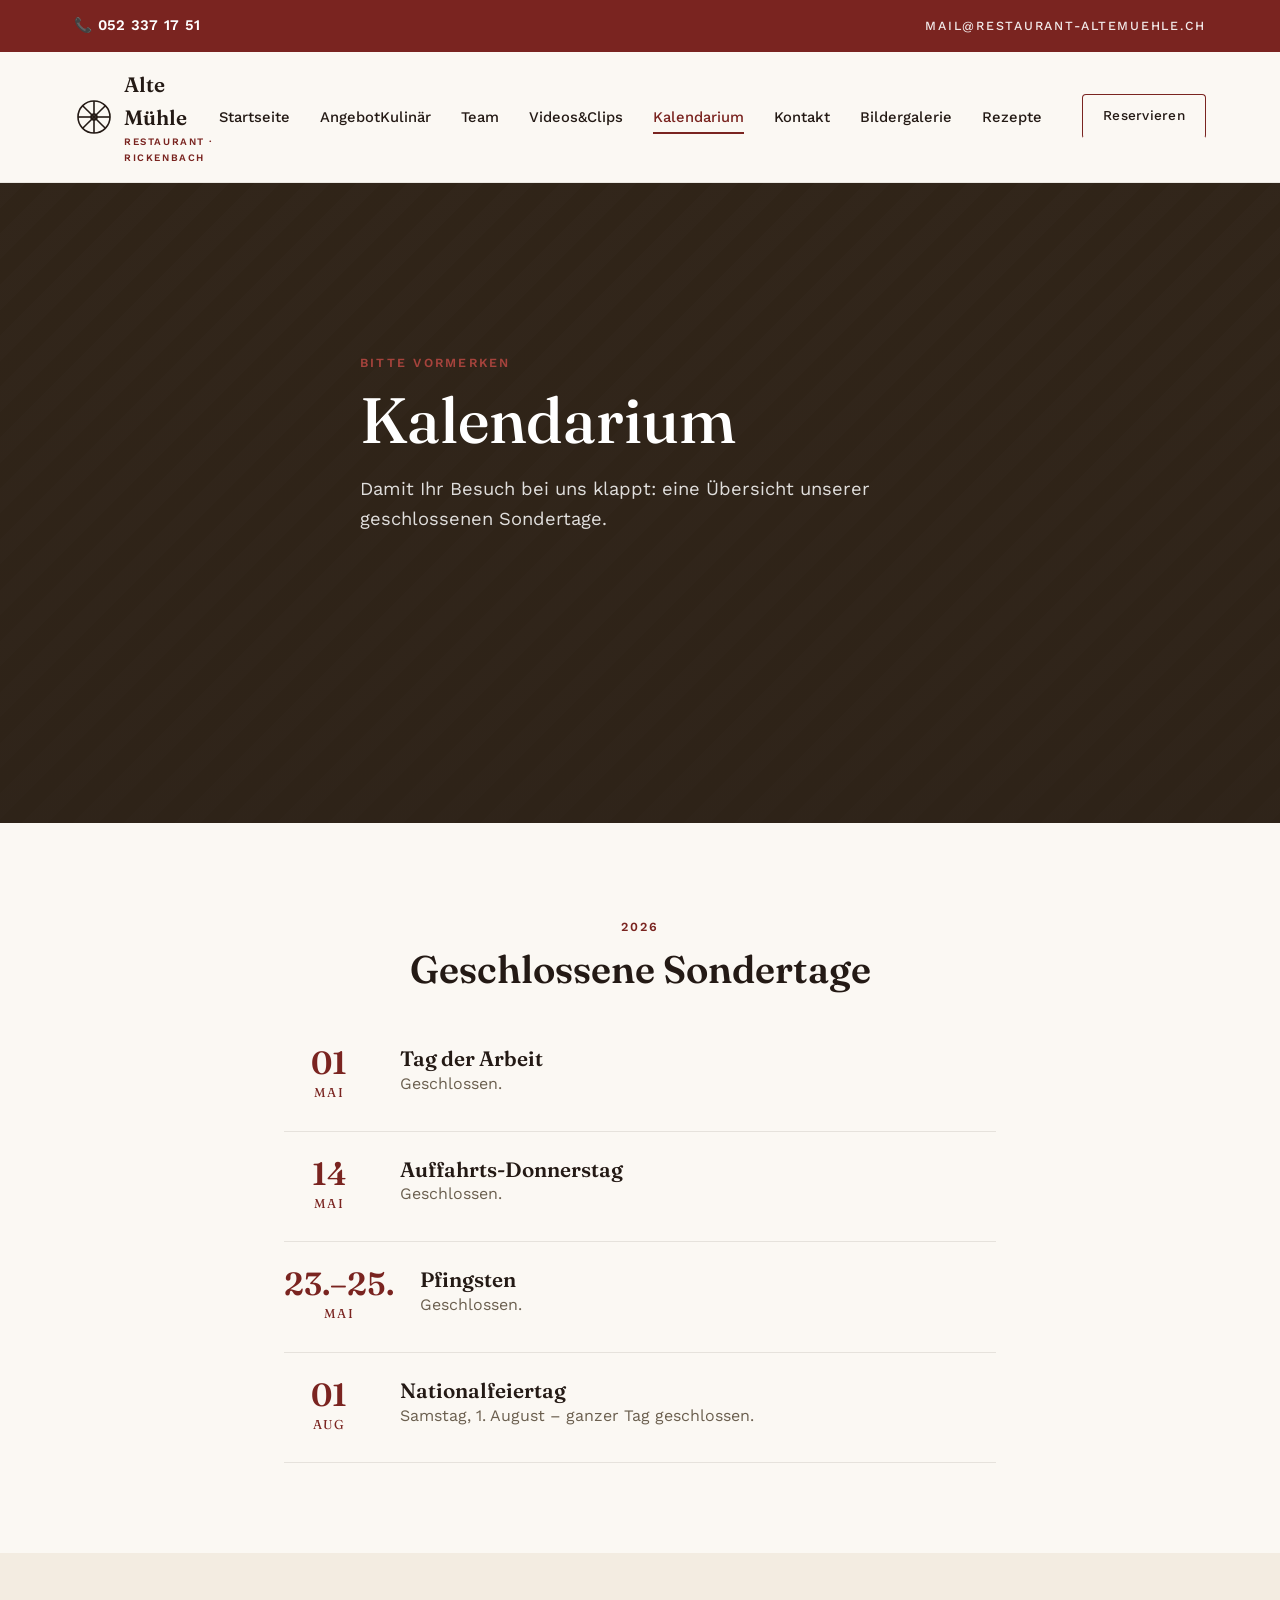
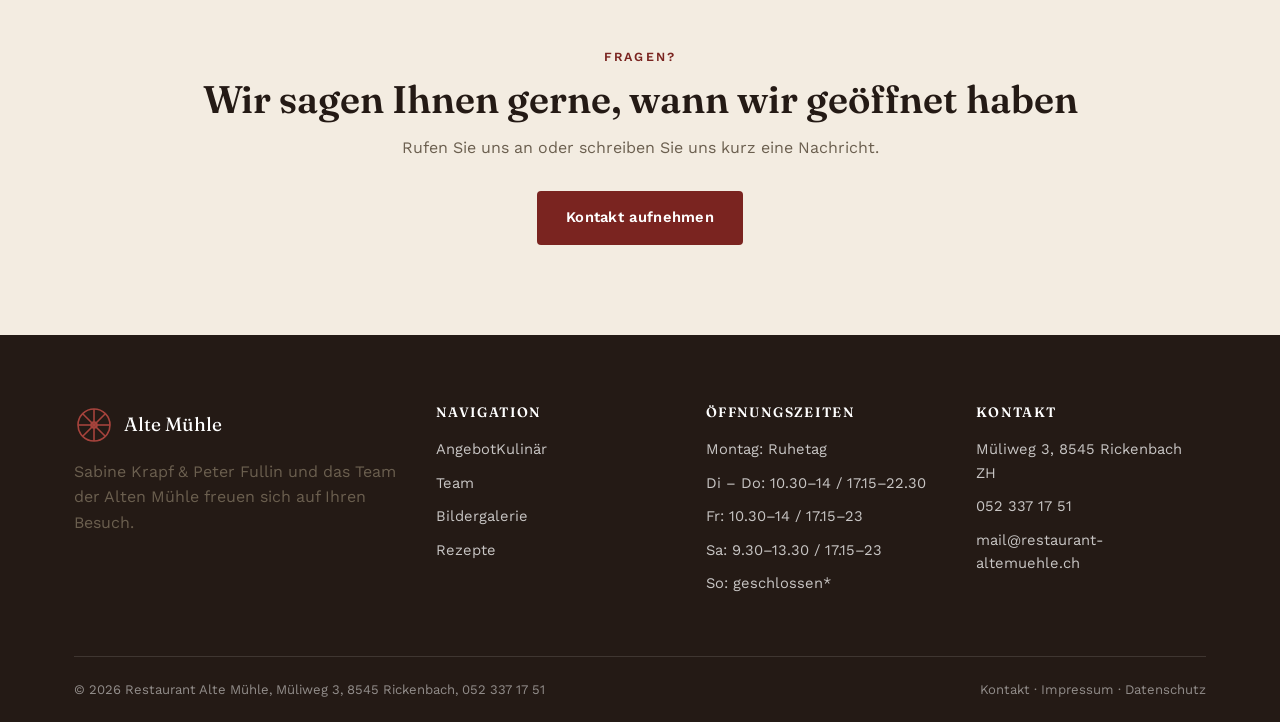
<file: kalendarium.html>
<!DOCTYPE html>
<html lang="de">
<head>
<meta charset="UTF-8">
<meta name="viewport" content="width=device-width, initial-scale=1.0">
<title>Kalendarium | Restaurant Alte Mühle</title>
<meta name="description" content="Geschlossene Sondertage und Feiertage im Restaurant Alte Mühle Rickenbach.">
<link rel="stylesheet" href="style.css">
</head>
<body class="page">

<div class="top-bar">
  <div class="top-bar-inner">
    <a class="phone" href="tel:+41523371751">📞 052 337 17 51</a>
    <a class="mail" href="mailto:mail@restaurant-altemuehle.ch">mail@restaurant-altemuehle.ch</a>
  </div>
</div>

<header class="site-header">
  <div class="nav-wrap">
    <a href="index.html" class="logo">
      <svg class="millwheel" viewBox="0 0 40 40"><circle cx="20" cy="20" r="16"/><line x1="20" y1="4" x2="20" y2="36"/><line x1="4" y1="20" x2="36" y2="20"/><line x1="8.7" y1="8.7" x2="31.3" y2="31.3"/><line x1="31.3" y1="8.7" x2="8.7" y2="31.3"/><circle cx="20" cy="20" r="3"/></svg>
      <div>Alte Mühle<span class="sub">Restaurant · Rickenbach</span></div>
    </a>
    <nav class="main-nav" id="main-nav">
      <ul>
        <li><a href="index.html">Startseite</a></li>
        <li><a href="angebotkulinaer.html">AngebotKulinär</a></li>
        <li><a href="team.html">Team</a></li>
        <li><a href="videos.html">Videos&amp;Clips</a></li>
        <li><a href="kalendarium.html" class="active">Kalendarium</a></li>
        <li><a href="kontakt.html">Kontakt</a></li>
        <li><a href="bildergalerie.html">Bildergalerie</a></li>
        <li><a href="rezepte.html">Rezepte</a></li>
        <li class="nav-cta"><a href="kontakt.html" class="btn btn-outline-dark">Reservieren</a></li>
      </ul>
    </nav>
    <button class="nav-toggle" id="nav-toggle" aria-label="Menü öffnen">&#9776;</button>
  </div>
</header>

<section class="hero page-hero">
  <div class="hero-inner">
    <span class="eyebrow">Bitte vormerken</span>
    <h1>Kalendarium</h1>
    <p class="lead">Damit Ihr Besuch bei uns klappt: eine Übersicht unserer geschlossenen Sondertage.</p>
  </div>
</section>

<section>
  <div class="container" style="max-width:760px;">
    <div class="section-head" style="margin-bottom:30px;">
      <span class="eyebrow">2026</span>
      <h2>Geschlossene Sondertage</h2>
    </div>
    <div class="event-row">
      <div class="event-date"><span class="day">01</span><span class="month">Mai</span></div>
      <div><h3>Tag der Arbeit</h3><p>Geschlossen.</p></div>
    </div>
    <div class="event-row">
      <div class="event-date"><span class="day">14</span><span class="month">Mai</span></div>
      <div><h3>Auffahrts-Donnerstag</h3><p>Geschlossen.</p></div>
    </div>
    <div class="event-row">
      <div class="event-date"><span class="day">23.–25.</span><span class="month">Mai</span></div>
      <div><h3>Pfingsten</h3><p>Geschlossen.</p></div>
    </div>
    <div class="event-row">
      <div class="event-date"><span class="day">01</span><span class="month">Aug</span></div>
      <div><h3>Nationalfeiertag</h3><p>Samstag, 1. August – ganzer Tag geschlossen.</p></div>
    </div>
  </div>
</section>

<section class="section-alt text-center">
  <div class="container">
    <span class="eyebrow">Fragen?</span>
    <h2>Wir sagen Ihnen gerne, wann wir geöffnet haben</h2>
    <p style="max-width:520px;margin:14px auto 30px;">Rufen Sie uns an oder schreiben Sie uns kurz eine Nachricht.</p>
    <a href="kontakt.html" class="btn btn-primary">Kontakt aufnehmen</a>
  </div>
</section>

<footer class="site-footer">
  <div class="container">
    <div class="footer-grid">
      <div>
        <div class="footer-logo">
          <svg class="millwheel" viewBox="0 0 40 40"><circle cx="20" cy="20" r="16"/><line x1="20" y1="4" x2="20" y2="36"/><line x1="4" y1="20" x2="36" y2="20"/><line x1="8.7" y1="8.7" x2="31.3" y2="31.3"/><line x1="31.3" y1="8.7" x2="8.7" y2="31.3"/><circle cx="20" cy="20" r="3"/></svg>
          Alte Mühle
        </div>
        <p>Sabine Krapf &amp; Peter Fullin und das Team der Alten Mühle freuen sich auf Ihren Besuch.</p>
      </div>
      <div>
        <h4>Navigation</h4>
        <ul>
          <li><a href="angebotkulinaer.html">AngebotKulinär</a></li>
          <li><a href="team.html">Team</a></li>
          <li><a href="bildergalerie.html">Bildergalerie</a></li>
          <li><a href="rezepte.html">Rezepte</a></li>
        </ul>
      </div>
      <div>
        <h4>Öffnungszeiten</h4>
        <ul>
          <li>Montag: Ruhetag</li>
          <li>Di – Do: 10.30–14 / 17.15–22.30</li>
          <li>Fr: 10.30–14 / 17.15–23</li>
          <li>Sa: 9.30–13.30 / 17.15–23</li>
          <li>So: geschlossen*</li>
        </ul>
      </div>
      <div>
        <h4>Kontakt</h4>
        <ul>
          <li>Müliweg 3, 8545 Rickenbach ZH</li>
          <li><a href="tel:+41523371751">052 337 17 51</a></li>
          <li><a href="mailto:mail@restaurant-altemuehle.ch">mail@restaurant-altemuehle.ch</a></li>
        </ul>
      </div>
    </div>
    <div class="footer-bottom">
      <span>© 2026 Restaurant Alte Mühle, Müliweg 3, 8545 Rickenbach, 052 337 17 51</span>
      <span><a href="kontakt.html">Kontakt</a> · <a href="#">Impressum</a> · <a href="#">Datenschutz</a></span>
    </div>
  </div>
</footer>

<script>
  document.getElementById('nav-toggle').addEventListener('click', function () {
    document.getElementById('main-nav').classList.toggle('open');
  });
</script>
</body>
</html>
</file>
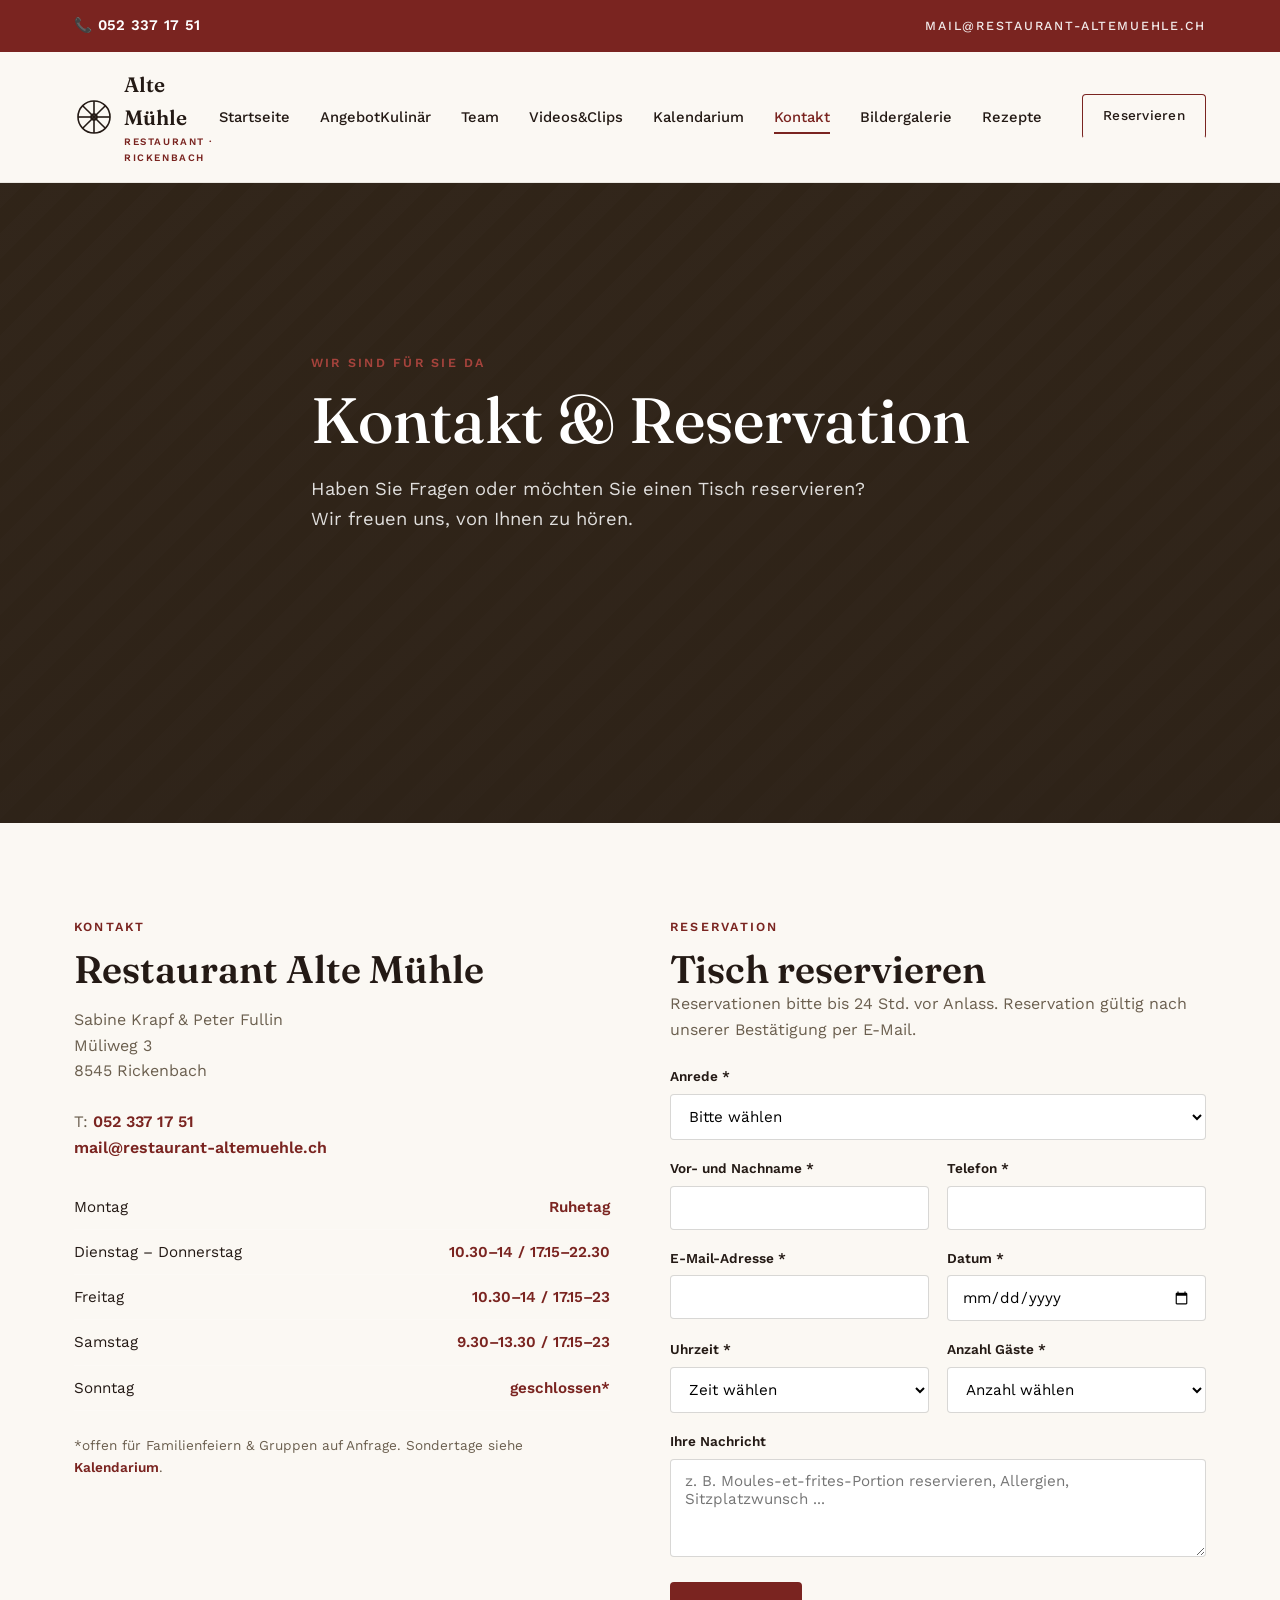
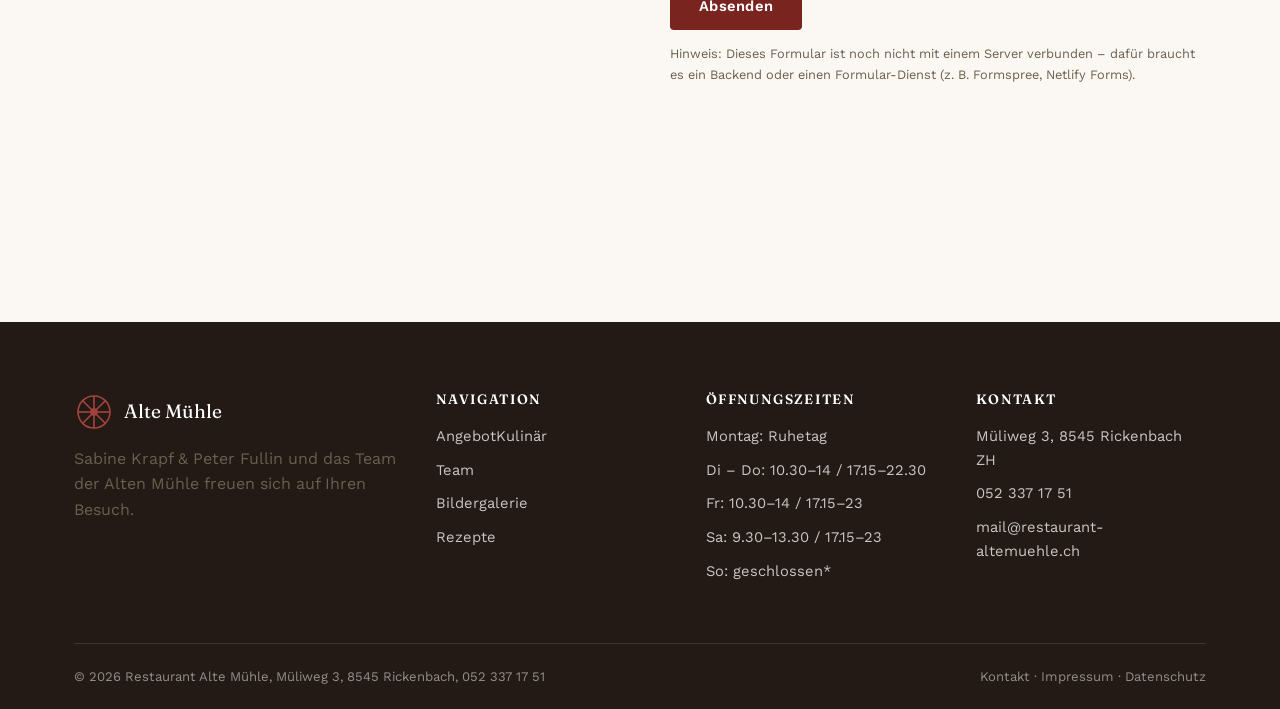
<file: kontakt.html>
<!DOCTYPE html>
<html lang="de">
<head>
<meta charset="UTF-8">
<meta name="viewport" content="width=device-width, initial-scale=1.0">
<title>Kontakt & Reservation | Restaurant Alte Mühle</title>
<meta name="description" content="Kontaktieren Sie das Restaurant Alte Mühle in Rickenbach oder reservieren Sie direkt online Ihren Tisch.">
<link rel="stylesheet" href="style.css">
</head>
<body class="page">

<div class="top-bar">
  <div class="top-bar-inner">
    <a class="phone" href="tel:+41523371751">📞 052 337 17 51</a>
    <a class="mail" href="mailto:mail@restaurant-altemuehle.ch">mail@restaurant-altemuehle.ch</a>
  </div>
</div>

<header class="site-header">
  <div class="nav-wrap">
    <a href="index.html" class="logo">
      <svg class="millwheel" viewBox="0 0 40 40"><circle cx="20" cy="20" r="16"/><line x1="20" y1="4" x2="20" y2="36"/><line x1="4" y1="20" x2="36" y2="20"/><line x1="8.7" y1="8.7" x2="31.3" y2="31.3"/><line x1="31.3" y1="8.7" x2="8.7" y2="31.3"/><circle cx="20" cy="20" r="3"/></svg>
      <div>Alte Mühle<span class="sub">Restaurant · Rickenbach</span></div>
    </a>
    <nav class="main-nav" id="main-nav">
      <ul>
        <li><a href="index.html">Startseite</a></li>
        <li><a href="angebotkulinaer.html">AngebotKulinär</a></li>
        <li><a href="team.html">Team</a></li>
        <li><a href="videos.html">Videos&amp;Clips</a></li>
        <li><a href="kalendarium.html">Kalendarium</a></li>
        <li><a href="kontakt.html" class="active">Kontakt</a></li>
        <li><a href="bildergalerie.html">Bildergalerie</a></li>
        <li><a href="rezepte.html">Rezepte</a></li>
        <li class="nav-cta"><a href="#reservation" class="btn btn-outline-dark">Reservieren</a></li>
      </ul>
    </nav>
    <button class="nav-toggle" id="nav-toggle" aria-label="Menü öffnen">&#9776;</button>
  </div>
</header>

<section class="hero page-hero">
  <div class="hero-inner">
    <span class="eyebrow">Wir sind für Sie da</span>
    <h1>Kontakt &amp; Reservation</h1>
    <p class="lead">Haben Sie Fragen oder möchten Sie einen Tisch reservieren? Wir freuen uns, von Ihnen zu hören.</p>
  </div>
</section>

<section id="reservation">
  <div class="container contact-grid">
    <div>
      <span class="eyebrow">Kontakt</span>
      <h2>Restaurant Alte Mühle</h2>
      <p style="margin:16px 0 24px;">
        Sabine Krapf &amp; Peter Fullin<br>
        Müliweg 3<br>
        8545 Rickenbach<br><br>
        T: <a href="tel:+41523371751" style="color:var(--brass);font-weight:600;">052 337 17 51</a><br>
        <a href="mailto:mail@restaurant-altemuehle.ch" style="color:var(--brass);font-weight:600;">mail@restaurant-altemuehle.ch</a>
      </p>
      <table class="hours-table" style="margin-bottom:24px;">
        <tr><td style="color:var(--text)">Montag</td><td style="color:var(--brass)">Ruhetag</td></tr>
        <tr><td style="color:var(--text)">Dienstag – Donnerstag</td><td style="color:var(--brass)">10.30–14 / 17.15–22.30</td></tr>
        <tr><td style="color:var(--text)">Freitag</td><td style="color:var(--brass)">10.30–14 / 17.15–23</td></tr>
        <tr><td style="color:var(--text)">Samstag</td><td style="color:var(--brass)">9.30–13.30 / 17.15–23</td></tr>
        <tr><td style="color:var(--text)">Sonntag</td><td style="color:var(--brass)">geschlossen*</td></tr>
      </table>
      <p style="font-size:0.85rem;">*offen für Familienfeiern &amp; Gruppen auf Anfrage. Sondertage siehe <a href="kalendarium.html" style="color:var(--brass);font-weight:600;">Kalendarium</a>.</p>
      <br>
      <iframe class="map-embed" src="https://www.google.com/maps?q=M%C3%BCliweg+3,+8545+Rickenbach&output=embed" loading="lazy" title="Standort Restaurant Alte Mühle"></iframe>
    </div>
    <div>
      <span class="eyebrow">Reservation</span>
      <h2>Tisch reservieren</h2>
      <p style="margin-bottom:24px;">Reservationen bitte bis 24 Std. vor Anlass. Reservation gültig nach unserer Bestätigung per E-Mail.</p>
      <form>
        <div class="form-field">
          <label>Anrede *</label>
          <select required>
            <option value="">Bitte wählen</option>
            <option>Frau</option>
            <option>Herr</option>
          </select>
        </div>
        <div class="form-row">
          <div class="form-field">
            <label for="name">Vor- und Nachname *</label>
            <input type="text" id="name" name="name" required>
          </div>
          <div class="form-field">
            <label for="phone">Telefon *</label>
            <input type="tel" id="phone" name="phone" required>
          </div>
        </div>
        <div class="form-row">
          <div class="form-field">
            <label for="email">E-Mail-Adresse *</label>
            <input type="email" id="email" name="email" required>
          </div>
          <div class="form-field">
            <label for="date">Datum *</label>
            <input type="date" id="date" name="date" required>
          </div>
        </div>
        <div class="form-row">
          <div class="form-field">
            <label for="time">Uhrzeit *</label>
            <select id="time" name="time" required>
              <option value="">Zeit wählen</option>
              <option>11:30 Uhr</option>
              <option>12:00 Uhr</option>
              <option>12:30 Uhr</option>
              <option>18:00 Uhr</option>
              <option>18:30 Uhr</option>
              <option>19:00 Uhr</option>
              <option>19:30 Uhr</option>
              <option>20:00 Uhr</option>
            </select>
          </div>
          <div class="form-field">
            <label for="guests">Anzahl Gäste *</label>
            <select id="guests" name="guests" required>
              <option value="">Anzahl wählen</option>
              <option>1 Person</option>
              <option>2 Personen</option>
              <option>3 Personen</option>
              <option>4 Personen</option>
              <option>5 Personen</option>
              <option>6 Personen</option>
              <option>7 Personen</option>
              <option>8 Personen</option>
            </select>
          </div>
        </div>
        <div class="form-field">
          <label for="message">Ihre Nachricht</label>
          <textarea id="message" name="message" rows="4" placeholder="z. B. Moules-et-frites-Portion reservieren, Allergien, Sitzplatzwunsch ..."></textarea>
        </div>
        <button type="submit" class="btn btn-primary">Absenden</button>
      </form>
      <p style="font-size:0.8rem;margin-top:14px;">
        Hinweis: Dieses Formular ist noch nicht mit einem Server verbunden – dafür braucht es ein Backend oder einen Formular-Dienst (z. B. Formspree, Netlify Forms).
      </p>
    </div>
  </div>
</section>

<footer class="site-footer">
  <div class="container">
    <div class="footer-grid">
      <div>
        <div class="footer-logo">
          <svg class="millwheel" viewBox="0 0 40 40"><circle cx="20" cy="20" r="16"/><line x1="20" y1="4" x2="20" y2="36"/><line x1="4" y1="20" x2="36" y2="20"/><line x1="8.7" y1="8.7" x2="31.3" y2="31.3"/><line x1="31.3" y1="8.7" x2="8.7" y2="31.3"/><circle cx="20" cy="20" r="3"/></svg>
          Alte Mühle
        </div>
        <p>Sabine Krapf &amp; Peter Fullin und das Team der Alten Mühle freuen sich auf Ihren Besuch.</p>
      </div>
      <div>
        <h4>Navigation</h4>
        <ul>
          <li><a href="angebotkulinaer.html">AngebotKulinär</a></li>
          <li><a href="team.html">Team</a></li>
          <li><a href="bildergalerie.html">Bildergalerie</a></li>
          <li><a href="rezepte.html">Rezepte</a></li>
        </ul>
      </div>
      <div>
        <h4>Öffnungszeiten</h4>
        <ul>
          <li>Montag: Ruhetag</li>
          <li>Di – Do: 10.30–14 / 17.15–22.30</li>
          <li>Fr: 10.30–14 / 17.15–23</li>
          <li>Sa: 9.30–13.30 / 17.15–23</li>
          <li>So: geschlossen*</li>
        </ul>
      </div>
      <div>
        <h4>Kontakt</h4>
        <ul>
          <li>Müliweg 3, 8545 Rickenbach ZH</li>
          <li><a href="tel:+41523371751">052 337 17 51</a></li>
          <li><a href="mailto:mail@restaurant-altemuehle.ch">mail@restaurant-altemuehle.ch</a></li>
        </ul>
      </div>
    </div>
    <div class="footer-bottom">
      <span>© 2026 Restaurant Alte Mühle, Müliweg 3, 8545 Rickenbach, 052 337 17 51</span>
      <span><a href="kontakt.html">Kontakt</a> · <a href="#">Impressum</a> · <a href="#">Datenschutz</a></span>
    </div>
  </div>
</footer>

<script>
  document.getElementById('nav-toggle').addEventListener('click', function () {
    document.getElementById('main-nav').classList.toggle('open');
  });
</script>
</body>
</html>
</file>
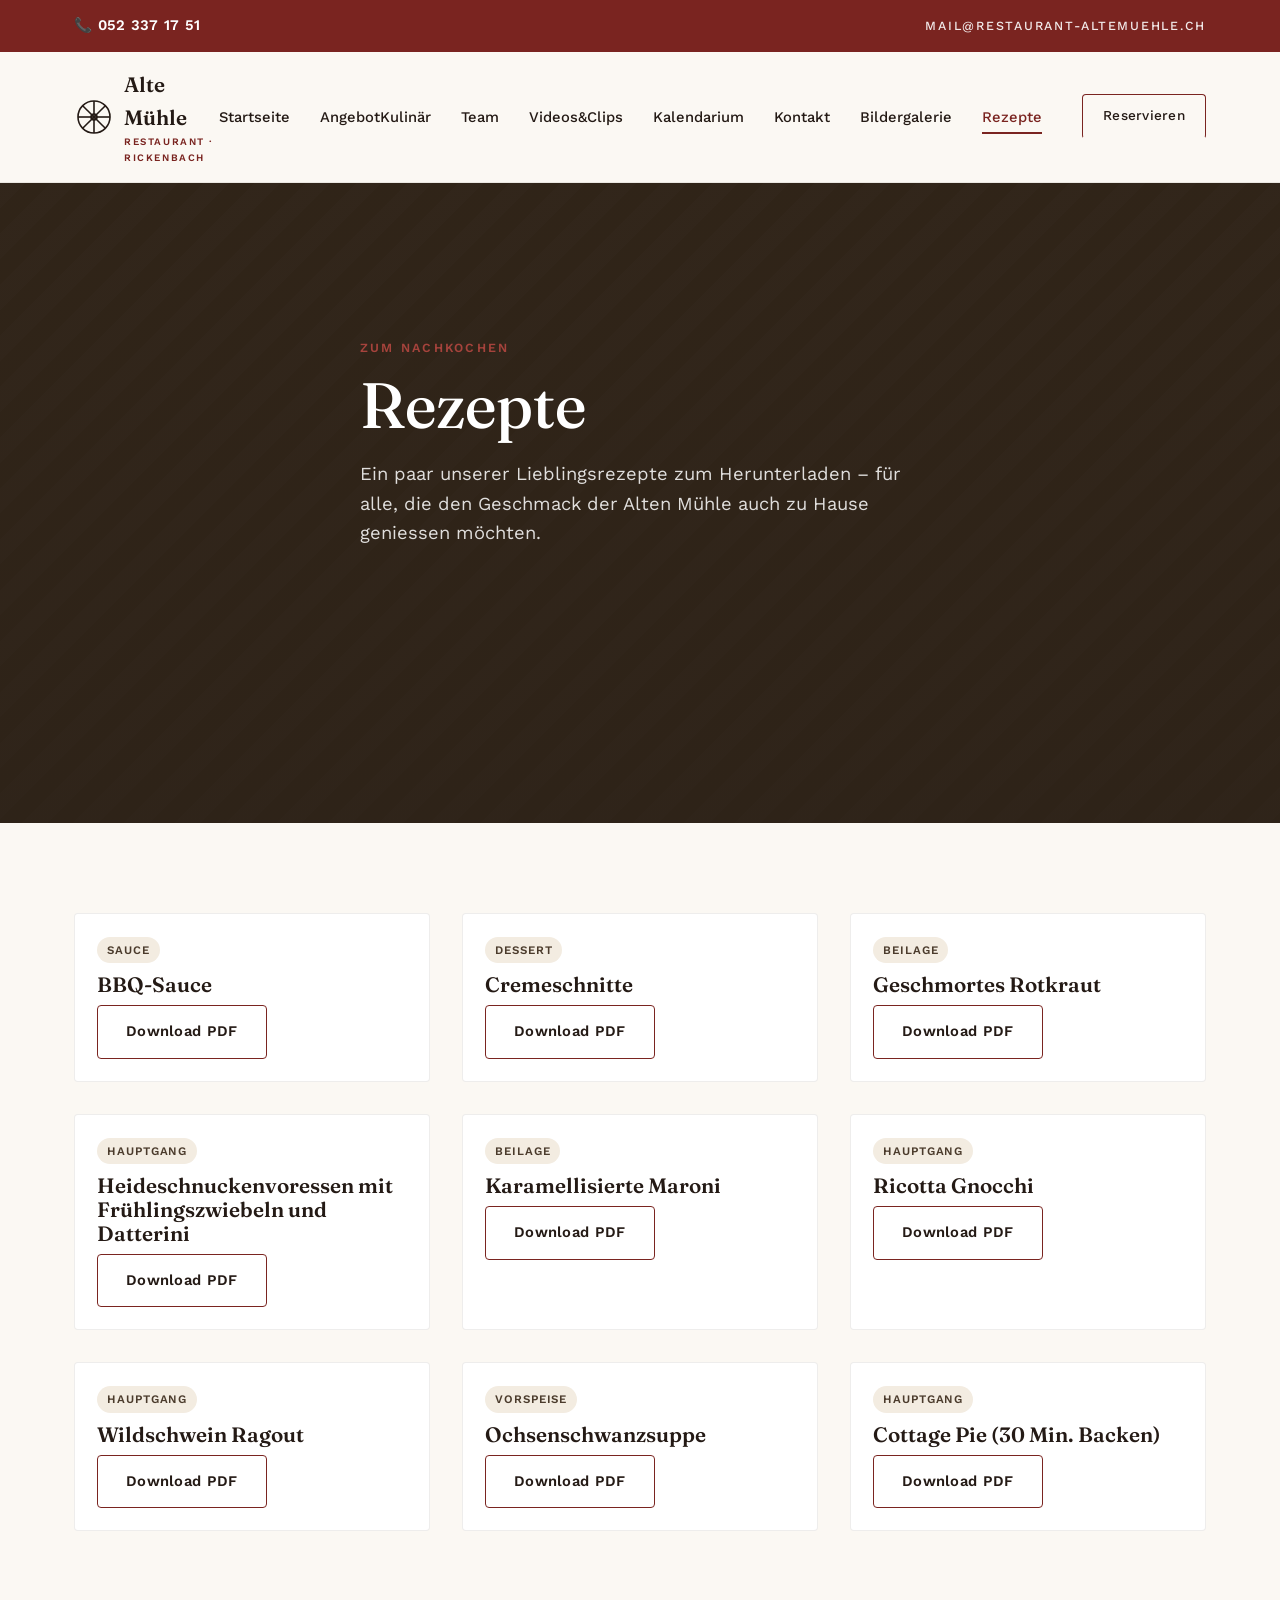
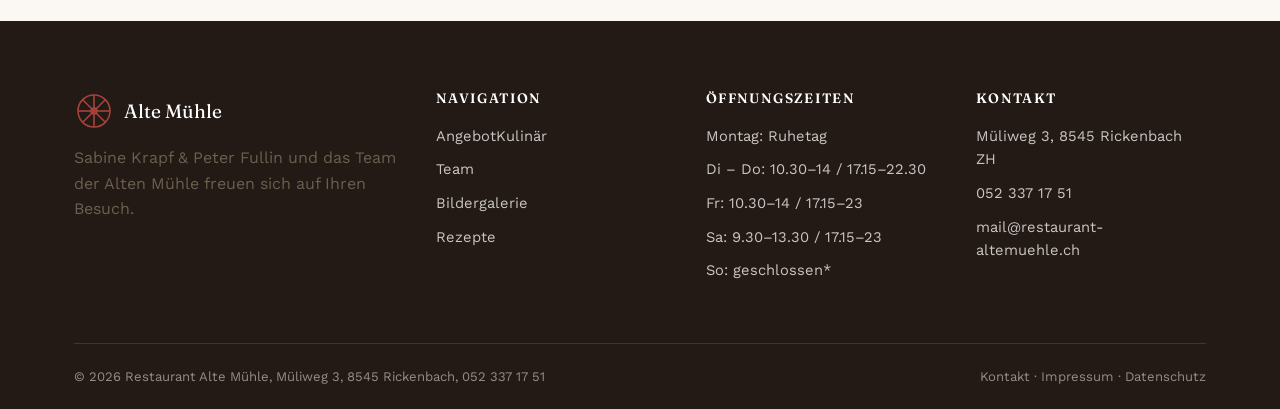
<file: rezepte.html>
<!DOCTYPE html>
<html lang="de">
<head>
<meta charset="UTF-8">
<meta name="viewport" content="width=device-width, initial-scale=1.0">
<title>Rezepte | Restaurant Alte Mühle</title>
<meta name="description" content="Rezepte aus der Küche der Alten Mühle zum Herunterladen und Nachkochen.">
<link rel="stylesheet" href="style.css">
</head>
<body class="page">

<div class="top-bar">
  <div class="top-bar-inner">
    <a class="phone" href="tel:+41523371751">📞 052 337 17 51</a>
    <a class="mail" href="mailto:mail@restaurant-altemuehle.ch">mail@restaurant-altemuehle.ch</a>
  </div>
</div>

<header class="site-header">
  <div class="nav-wrap">
    <a href="index.html" class="logo">
      <svg class="millwheel" viewBox="0 0 40 40"><circle cx="20" cy="20" r="16"/><line x1="20" y1="4" x2="20" y2="36"/><line x1="4" y1="20" x2="36" y2="20"/><line x1="8.7" y1="8.7" x2="31.3" y2="31.3"/><line x1="31.3" y1="8.7" x2="8.7" y2="31.3"/><circle cx="20" cy="20" r="3"/></svg>
      <div>Alte Mühle<span class="sub">Restaurant · Rickenbach</span></div>
    </a>
    <nav class="main-nav" id="main-nav">
      <ul>
        <li><a href="index.html">Startseite</a></li>
        <li><a href="angebotkulinaer.html">AngebotKulinär</a></li>
        <li><a href="team.html">Team</a></li>
        <li><a href="videos.html">Videos&amp;Clips</a></li>
        <li><a href="kalendarium.html">Kalendarium</a></li>
        <li><a href="kontakt.html">Kontakt</a></li>
        <li><a href="bildergalerie.html">Bildergalerie</a></li>
        <li><a href="rezepte.html" class="active">Rezepte</a></li>
        <li class="nav-cta"><a href="kontakt.html" class="btn btn-outline-dark">Reservieren</a></li>
      </ul>
    </nav>
    <button class="nav-toggle" id="nav-toggle" aria-label="Menü öffnen">&#9776;</button>
  </div>
</header>

<section class="hero page-hero">
  <div class="hero-inner">
    <span class="eyebrow">Zum Nachkochen</span>
    <h1>Rezepte</h1>
    <p class="lead">Ein paar unserer Lieblingsrezepte zum Herunterladen – für alle, die den Geschmack der Alten Mühle auch zu Hause geniessen möchten.</p>
  </div>
</section>

<section>
  <div class="container">
    <div class="grid-3">
      <div class="card recipe-card"><div class="card-body"><span class="tag">Sauce</span><h3>BBQ-Sauce</h3><a href="pictures/rezepte/5ab16cec-ce4c-4b19-98e4-5a63acfca315.pdf" class="btn btn-outline-dark">Download PDF</a></div></div>
      <div class="card recipe-card"><div class="card-body"><span class="tag">Dessert</span><h3>Cremeschnitte</h3><a href="pictures/rezepte/24fa1337-717d-4cae-814d-7b0ce01a1621.pdf" class="btn btn-outline-dark">Download PDF</a></div></div>
      <div class="card recipe-card"><div class="card-body"><span class="tag">Beilage</span><h3>Geschmortes Rotkraut</h3><a href="pictures/rezepte/3d043d2a-d7a6-467b-90ce-5da771b8f875.pdf" class="btn btn-outline-dark">Download PDF</a></div></div>
      <div class="card recipe-card"><div class="card-body"><span class="tag">Hauptgang</span><h3>Heideschnuckenvoressen mit Frühlingszwiebeln und Datterini</h3><a href="pictures/rezepte/2494cc6a-0f9a-47c3-ab62-1127970483bc.pdf" class="btn btn-outline-dark">Download PDF</a></div></div>
      <div class="card recipe-card"><div class="card-body"><span class="tag">Beilage</span><h3>Karamellisierte Maroni</h3><a href="pictures/rezepte/2895a974-47c0-44d4-9c1d-dbc52ea1591c.pdf" class="btn btn-outline-dark">Download PDF</a></div></div>
      <div class="card recipe-card"><div class="card-body"><span class="tag">Hauptgang</span><h3>Ricotta Gnocchi</h3><a href="pictures/rezepte/0e61ada5-f2db-4b62-b595-6ef345ce2b20.pdf" class="btn btn-outline-dark">Download PDF</a></div></div>
      <div class="card recipe-card"><div class="card-body"><span class="tag">Hauptgang</span><h3>Wildschwein Ragout</h3><a href="pictures/rezepte/71b032c5-d55e-4bdb-9fa7-d7180043bad1.pdf" class="btn btn-outline-dark">Download PDF</a></div></div>
      <div class="card recipe-card"><div class="card-body"><span class="tag">Vorspeise</span><h3>Ochsenschwanzsuppe</h3><a href="pictures/rezepte/6c91b384-329f-418a-ab2f-9f3dc55666fe.pdf" class="btn btn-outline-dark">Download PDF</a></div></div>
      <div class="card recipe-card"><div class="card-body"><span class="tag">Hauptgang</span><h3>Cottage Pie (30 Min. Backen)</h3><a href="pictures/rezepte/cb82a006-142f-4e4a-8160-36ca6f942532.pdf" class="btn btn-outline-dark">Download PDF</a></div></div>
    </div>
  </div>
</section>

<footer class="site-footer">
  <div class="container">
    <div class="footer-grid">
      <div>
        <div class="footer-logo">
          <svg class="millwheel" viewBox="0 0 40 40"><circle cx="20" cy="20" r="16"/><line x1="20" y1="4" x2="20" y2="36"/><line x1="4" y1="20" x2="36" y2="20"/><line x1="8.7" y1="8.7" x2="31.3" y2="31.3"/><line x1="31.3" y1="8.7" x2="8.7" y2="31.3"/><circle cx="20" cy="20" r="3"/></svg>
          Alte Mühle
        </div>
        <p>Sabine Krapf &amp; Peter Fullin und das Team der Alten Mühle freuen sich auf Ihren Besuch.</p>
      </div>
      <div>
        <h4>Navigation</h4>
        <ul>
          <li><a href="angebotkulinaer.html">AngebotKulinär</a></li>
          <li><a href="team.html">Team</a></li>
          <li><a href="bildergalerie.html">Bildergalerie</a></li>
          <li><a href="rezepte.html">Rezepte</a></li>
        </ul>
      </div>
      <div>
        <h4>Öffnungszeiten</h4>
        <ul>
          <li>Montag: Ruhetag</li>
          <li>Di – Do: 10.30–14 / 17.15–22.30</li>
          <li>Fr: 10.30–14 / 17.15–23</li>
          <li>Sa: 9.30–13.30 / 17.15–23</li>
          <li>So: geschlossen*</li>
        </ul>
      </div>
      <div>
        <h4>Kontakt</h4>
        <ul>
          <li>Müliweg 3, 8545 Rickenbach ZH</li>
          <li><a href="tel:+41523371751">052 337 17 51</a></li>
          <li><a href="mailto:mail@restaurant-altemuehle.ch">mail@restaurant-altemuehle.ch</a></li>
        </ul>
      </div>
    </div>
    <div class="footer-bottom">
      <span>© 2026 Restaurant Alte Mühle, Müliweg 3, 8545 Rickenbach, 052 337 17 51</span>
      <span><a href="kontakt.html">Kontakt</a> · <a href="#">Impressum</a> · <a href="#">Datenschutz</a></span>
    </div>
  </div>
</footer>

<script>
  document.getElementById('nav-toggle').addEventListener('click', function () {
    document.getElementById('main-nav').classList.toggle('open');
  });
</script>
</body>
</html>
</file>
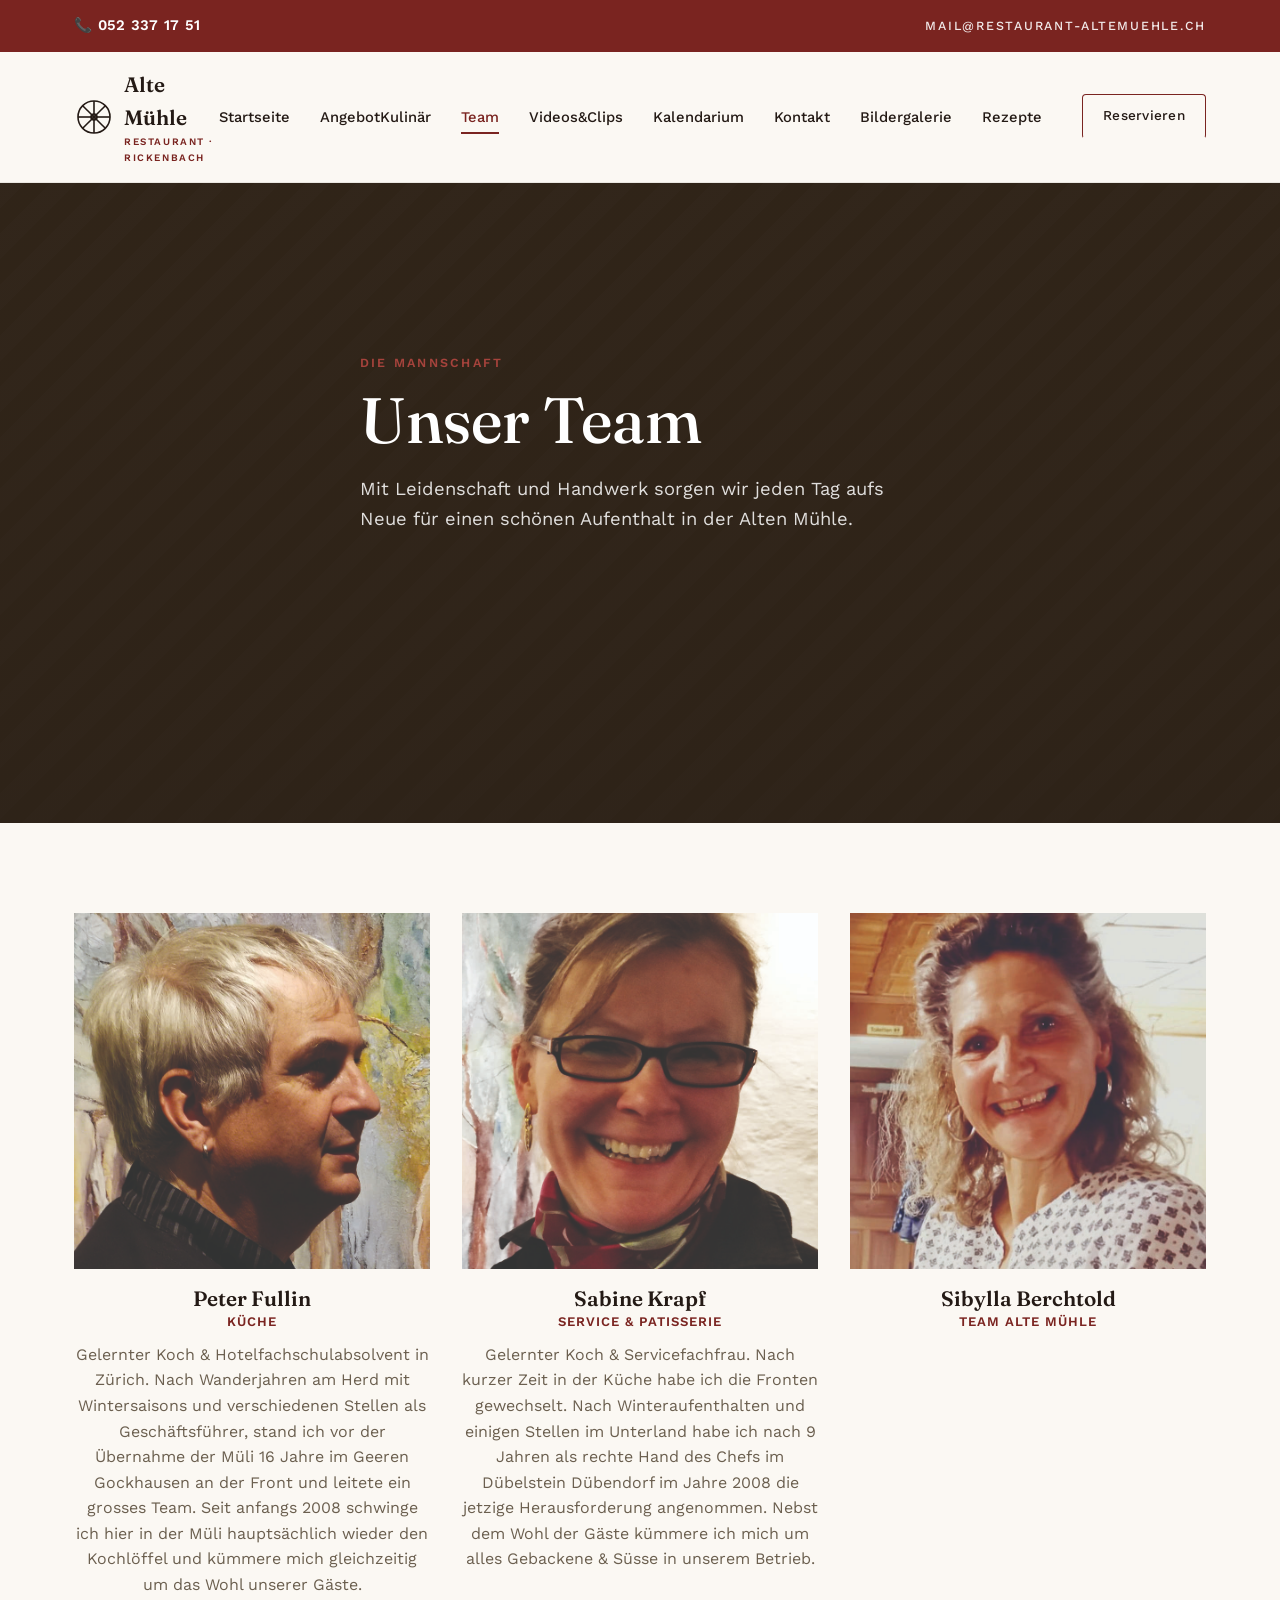
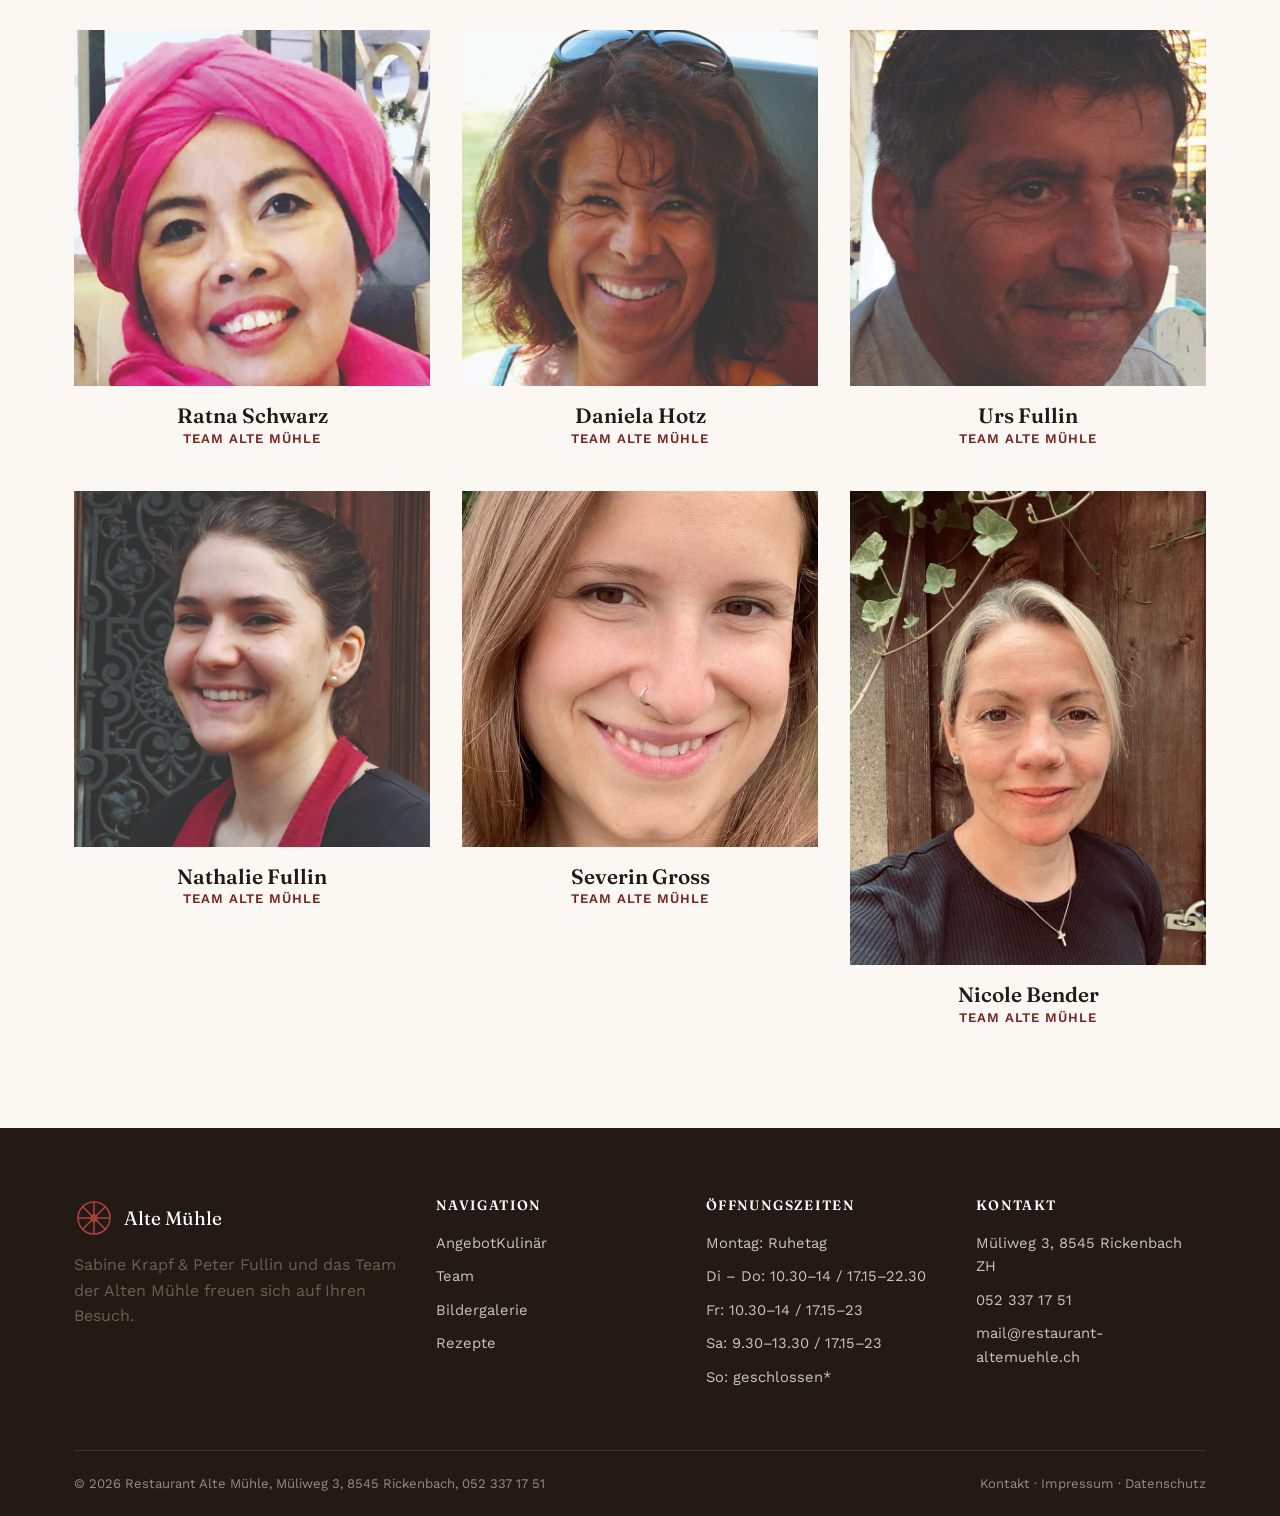
<file: team.html>
<!DOCTYPE html>
<html lang="de">
<head>
<meta charset="UTF-8">
<meta name="viewport" content="width=device-width, initial-scale=1.0">
<title>Team | Restaurant Alte Mühle</title>
<meta name="description" content="Die Mannschaft der Alten Mühle in Rickenbach: Küche und Service.">
<link rel="stylesheet" href="style.css">
</head>
<body class="page">

<div class="top-bar">
  <div class="top-bar-inner">
    <a class="phone" href="tel:+41523371751">📞 052 337 17 51</a>
    <a class="mail" href="mailto:mail@restaurant-altemuehle.ch">mail@restaurant-altemuehle.ch</a>
  </div>
</div>

<header class="site-header">
  <div class="nav-wrap">
    <a href="index.html" class="logo">
      <svg class="millwheel" viewBox="0 0 40 40"><circle cx="20" cy="20" r="16"/><line x1="20" y1="4" x2="20" y2="36"/><line x1="4" y1="20" x2="36" y2="20"/><line x1="8.7" y1="8.7" x2="31.3" y2="31.3"/><line x1="31.3" y1="8.7" x2="8.7" y2="31.3"/><circle cx="20" cy="20" r="3"/></svg>
      <div>Alte Mühle<span class="sub">Restaurant · Rickenbach</span></div>
    </a>
    <nav class="main-nav" id="main-nav">
      <ul>
        <li><a href="index.html">Startseite</a></li>
        <li><a href="angebotkulinaer.html">AngebotKulinär</a></li>
        <li><a href="team.html" class="active">Team</a></li>
        <li><a href="videos.html">Videos&amp;Clips</a></li>
        <li><a href="kalendarium.html">Kalendarium</a></li>
        <li><a href="kontakt.html">Kontakt</a></li>
        <li><a href="bildergalerie.html">Bildergalerie</a></li>
        <li><a href="rezepte.html">Rezepte</a></li>
        <li class="nav-cta"><a href="kontakt.html" class="btn btn-outline-dark">Reservieren</a></li>
      </ul>
    </nav>
    <button class="nav-toggle" id="nav-toggle" aria-label="Menü öffnen">&#9776;</button>
  </div>
</header>

<section class="hero page-hero">
  <div class="hero-inner">
    <span class="eyebrow">Die Mannschaft</span>
    <h1>Unser Team</h1>
    <p class="lead">Mit Leidenschaft und Handwerk sorgen wir jeden Tag aufs Neue für einen schönen Aufenthalt in der Alten Mühle.</p>
  </div>
</section>

<section>
  <div class="container">
    <div class="grid-3">
      <div class="team-member">
        <img src="pictures/mitarbeiter/63e7aeca-ded8-4b7f-ad61-6ea32f2609bc.jpg" alt="peter" class="card-img">
        <h3>Peter Fullin</h3>
        <div class="role">Küche</div>
        <p>Gelernter Koch &amp; Hotelfachschulabsolvent in Zürich. Nach Wanderjahren am Herd mit Wintersaisons und verschiedenen Stellen als Geschäftsführer, stand ich vor der Übernahme der Müli 16 Jahre im Geeren Gockhausen an der Front und leitete ein grosses Team. Seit anfangs 2008 schwinge ich hier in der Müli hauptsächlich wieder den Kochlöffel und kümmere mich gleichzeitig um das Wohl unserer Gäste.</p>
      </div>
      <div class="team-member">
        <img src="pictures/mitarbeiter/ba73c423-4d98-4c51-842a-a7d8c90e3de8.jpg" alt="sabine" class="card-img">
        <h3>Sabine Krapf</h3>
        <div class="role">Service &amp; Patisserie</div>
        <p>Gelernter Koch &amp; Servicefachfrau. Nach kurzer Zeit in der Küche habe ich die Fronten gewechselt. Nach Winteraufenthalten und einigen Stellen im Unterland habe ich nach 9 Jahren als rechte Hand des Chefs im Dübelstein Dübendorf im Jahre 2008 die jetzige Herausforderung angenommen. Nebst dem Wohl der Gäste kümmere ich mich um alles Gebackene &amp; Süsse in unserem Betrieb.</p>
      </div>
      <div class="team-member">
        <img src="pictures/mitarbeiter/64ac031b-ec69-46dc-9a8a-f90b74b67aa0.jpg" alt="sibylla" class="card-img">
        <h3>Sibylla Berchtold</h3>
        <div class="role">Team Alte Mühle</div>
      </div>
      <div class="team-member">
        <img src="pictures/mitarbeiter/dc0f852e-4c50-45e5-9767-750228c912f8.jpg" alt="ratana" class="card-img">
        <h3>Ratna Schwarz</h3>
        <div class="role">Team Alte Mühle</div>
      </div>
      <div class="team-member">
        <img src="pictures/mitarbeiter/a1afe184-2281-494f-8de2-9ae045f728cb.jpg" alt="daniela" class="card-img">
        <h3>Daniela Hotz</h3>
        <div class="role">Team Alte Mühle</div>
      </div>
      <div class="team-member">
        <img src="pictures/mitarbeiter/4e98bcdb-02b4-41eb-9cbb-a4e1b51360e2.jpg" alt="urs" class="card-img">
        <h3>Urs Fullin</h3>
        <div class="role">Team Alte Mühle</div>
      </div>
      <div class="team-member">
        <img src="pictures/mitarbeiter/a0e9f70e-16b6-46dd-965f-96a9dc163d8e.jpg" alt="nathalie" class="card-img">
        <h3>Nathalie Fullin</h3>
        <div class="role">Team Alte Mühle</div>
      </div>
      <div class="team-member">
        <img src="pictures/mitarbeiter/754c3628-c4ad-4051-bfcd-f3490d5300c1.jpg" alt="severin" class="card-img">
        <h3>Severin Gross</h3>
        <div class="role">Team Alte Mühle</div>
      </div>
      <div class="team-member">
        <img src="pictures/mitarbeiter/d1537509-8cec-48d3-b4fd-696954777033.JPG" alt="nicole" class="card-img">
        <h3>Nicole Bender</h3>
        <div class="role">Team Alte Mühle</div>
      </div>
    </div>
  </div>
</section>

<footer class="site-footer">
  <div class="container">
    <div class="footer-grid">
      <div>
        <div class="footer-logo">
          <svg class="millwheel" viewBox="0 0 40 40"><circle cx="20" cy="20" r="16"/><line x1="20" y1="4" x2="20" y2="36"/><line x1="4" y1="20" x2="36" y2="20"/><line x1="8.7" y1="8.7" x2="31.3" y2="31.3"/><line x1="31.3" y1="8.7" x2="8.7" y2="31.3"/><circle cx="20" cy="20" r="3"/></svg>
          Alte Mühle
        </div>
        <p>Sabine Krapf &amp; Peter Fullin und das Team der Alten Mühle freuen sich auf Ihren Besuch.</p>
      </div>
      <div>
        <h4>Navigation</h4>
        <ul>
          <li><a href="angebotkulinaer.html">AngebotKulinär</a></li>
          <li><a href="team.html">Team</a></li>
          <li><a href="bildergalerie.html">Bildergalerie</a></li>
          <li><a href="rezepte.html">Rezepte</a></li>
        </ul>
      </div>
      <div>
        <h4>Öffnungszeiten</h4>
        <ul>
          <li>Montag: Ruhetag</li>
          <li>Di – Do: 10.30–14 / 17.15–22.30</li>
          <li>Fr: 10.30–14 / 17.15–23</li>
          <li>Sa: 9.30–13.30 / 17.15–23</li>
          <li>So: geschlossen*</li>
        </ul>
      </div>
      <div>
        <h4>Kontakt</h4>
        <ul>
          <li>Müliweg 3, 8545 Rickenbach ZH</li>
          <li><a href="tel:+41523371751">052 337 17 51</a></li>
          <li><a href="mailto:mail@restaurant-altemuehle.ch">mail@restaurant-altemuehle.ch</a></li>
        </ul>
      </div>
    </div>
    <div class="footer-bottom">
      <span>© 2026 Restaurant Alte Mühle, Müliweg 3, 8545 Rickenbach, 052 337 17 51</span>
      <span><a href="kontakt.html">Kontakt</a> · <a href="#">Impressum</a> · <a href="#">Datenschutz</a></span>
    </div>
  </div>
</footer>

<script>
  document.getElementById('nav-toggle').addEventListener('click', function () {
    document.getElementById('main-nav').classList.toggle('open');
  });
</script>
</body>
</html>
</file>
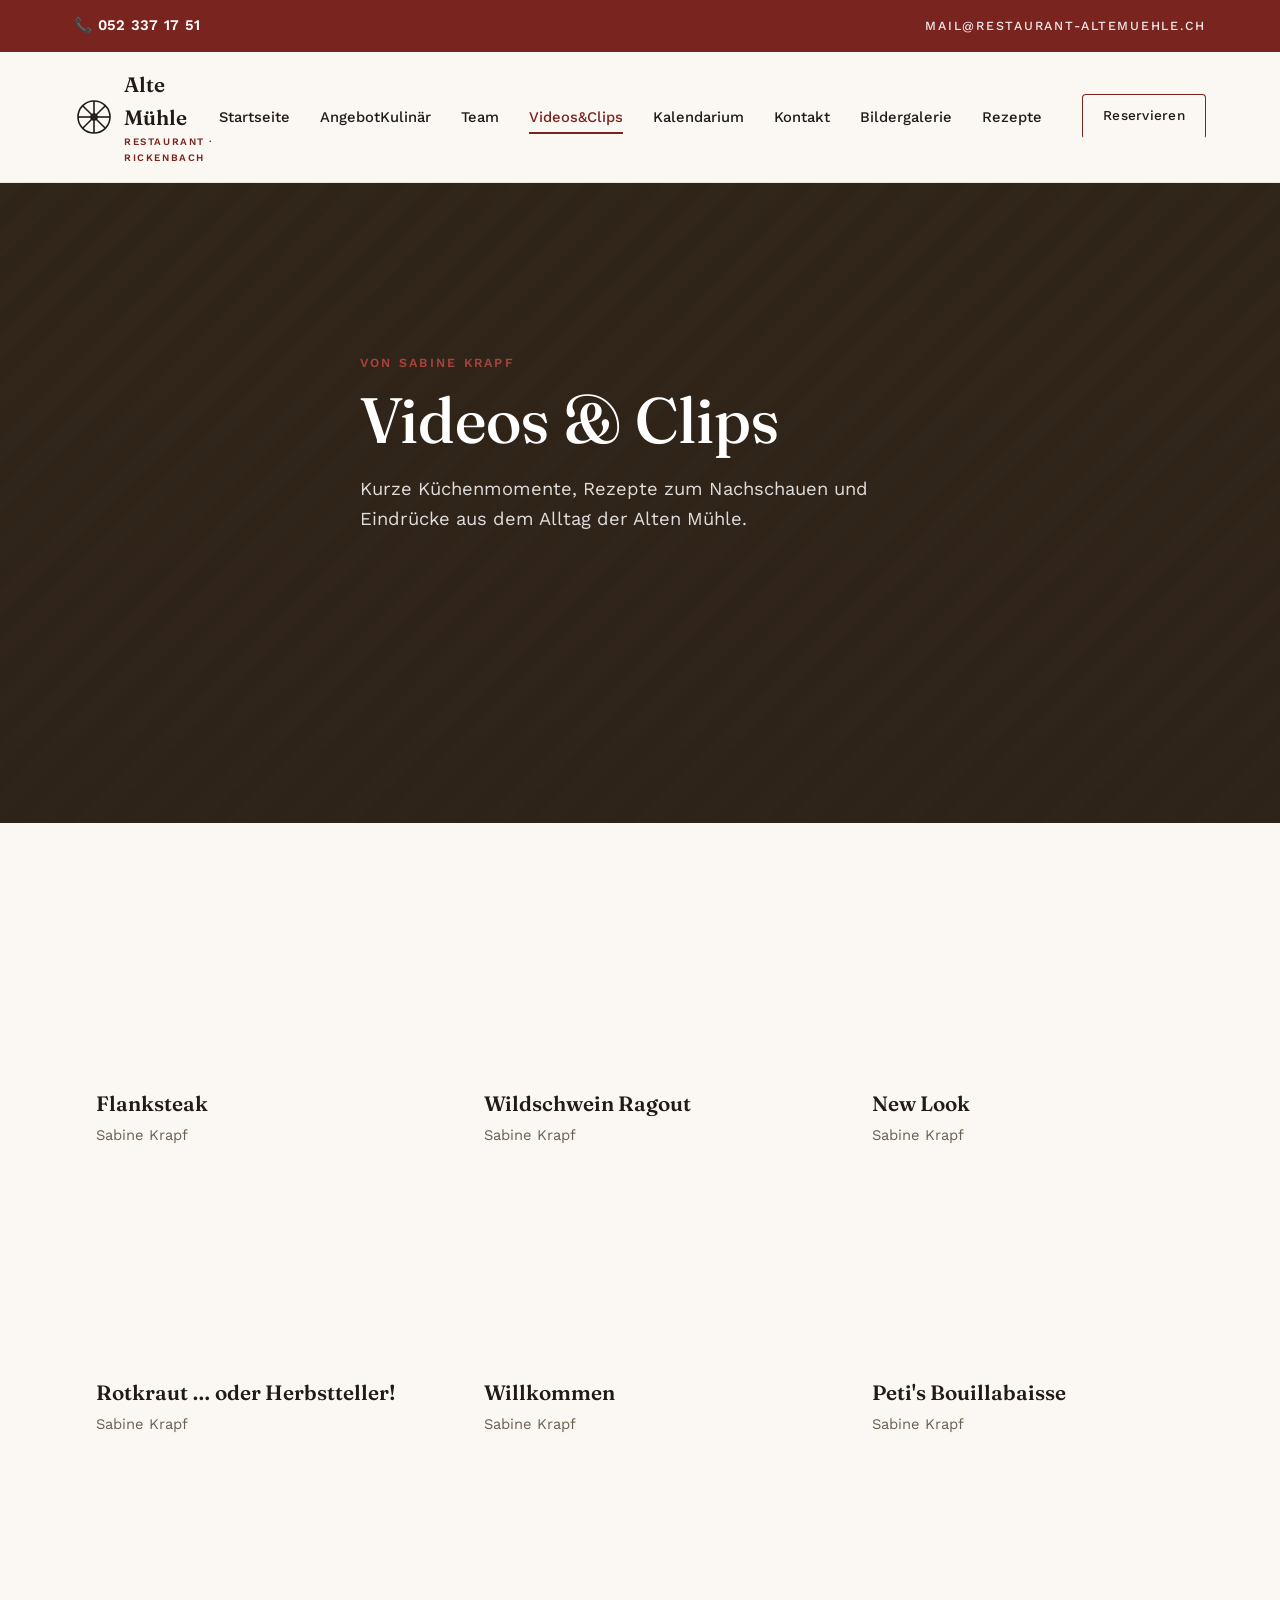
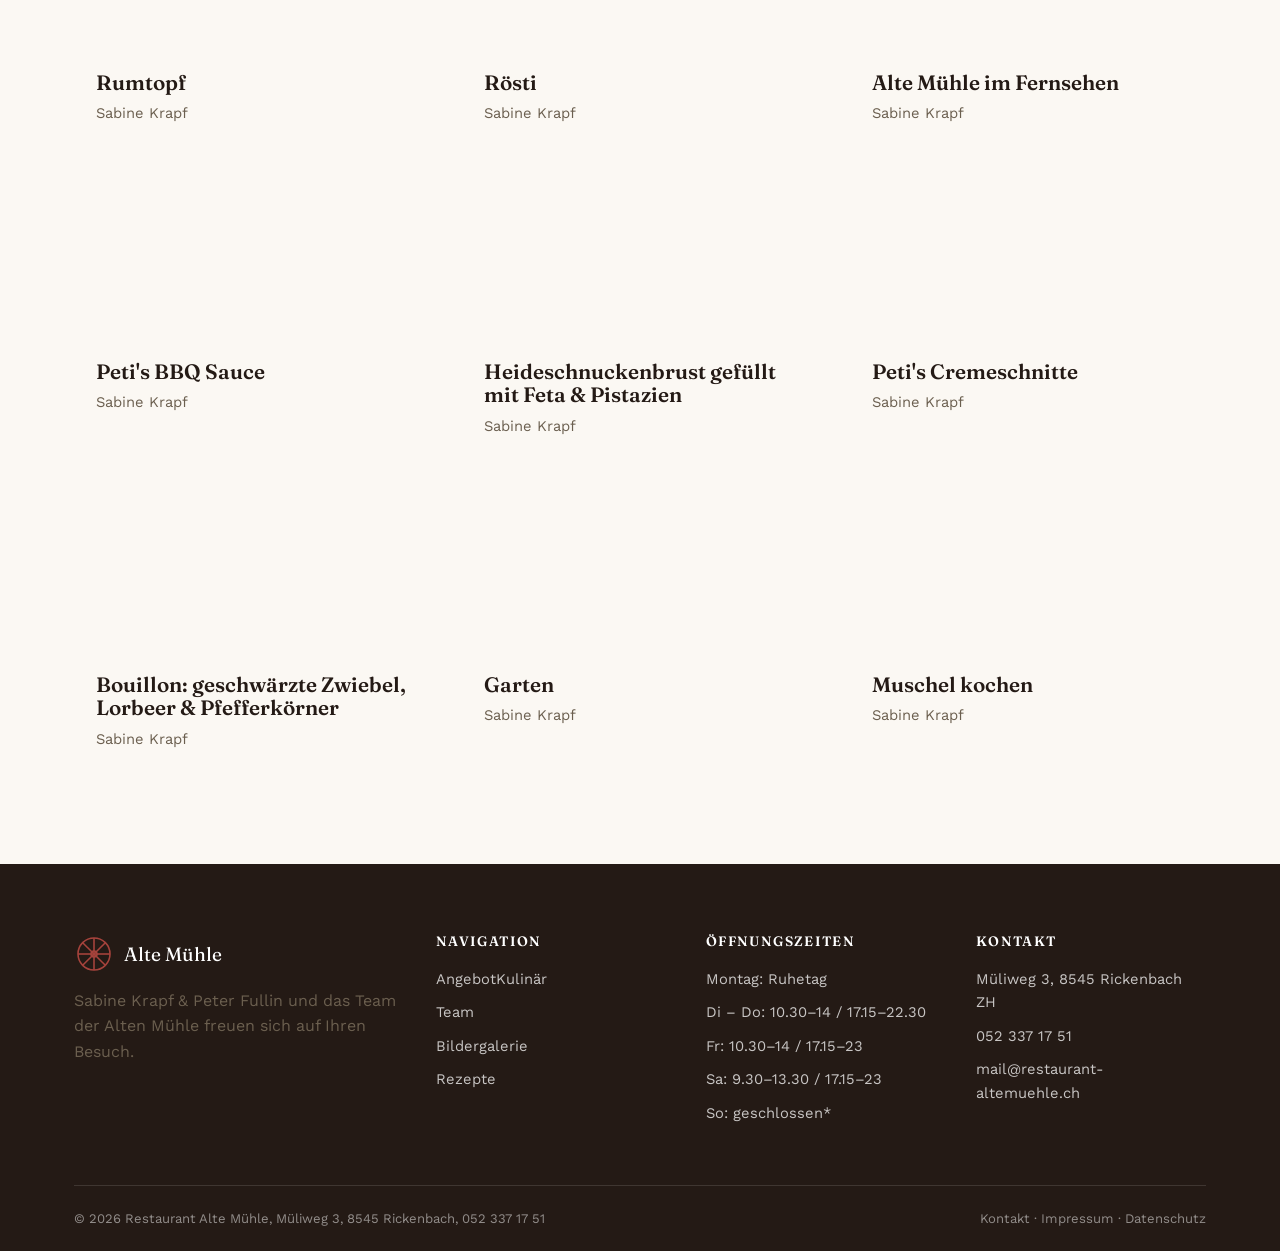
<file: videos.html>
<!DOCTYPE html>
<html lang="de">
<head>
  <meta charset="UTF-8">
  <meta name="viewport" content="width=device-width, initial-scale=1.0">
  <title>Videos&amp;Clips | Restaurant Alte Mühle</title>
  <meta name="description" content="Kochvideos und Eindrücke aus der Alten Mühle mit Sabine Krapf.">
  <link rel="stylesheet" href="style.css">
</head>
<body class="page">

<div class="top-bar">
  <div class="top-bar-inner">
    <a class="phone" href="tel:+41523371751">📞 052 337 17 51</a>
    <a class="mail" href="mailto:mail@restaurant-altemuehle.ch">mail@restaurant-altemuehle.ch</a>
  </div>
</div>

<header class="site-header">
  <div class="nav-wrap">
    <a href="index.html" class="logo">
      <svg class="millwheel" viewBox="0 0 40 40"><circle cx="20" cy="20" r="16"/><line x1="20" y1="4" x2="20" y2="36"/><line x1="4" y1="20" x2="36" y2="20"/><line x1="8.7" y1="8.7" x2="31.3" y2="31.3"/><line x1="31.3" y1="8.7" x2="8.7" y2="31.3"/><circle cx="20" cy="20" r="3"/></svg>
      <div>Alte Mühle<span class="sub">Restaurant · Rickenbach</span></div>
    </a>
    <nav class="main-nav" id="main-nav">
      <ul>
        <li><a href="index.html">Startseite</a></li>
        <li><a href="angebotkulinaer.html">AngebotKulinär</a></li>
        <li><a href="team.html">Team</a></li>
        <li><a href="videos.html" class="active">Videos&amp;Clips</a></li>
        <li><a href="kalendarium.html">Kalendarium</a></li>
        <li><a href="kontakt.html">Kontakt</a></li>
        <li><a href="bildergalerie.html">Bildergalerie</a></li>
        <li><a href="rezepte.html">Rezepte</a></li>
        <li class="nav-cta"><a href="kontakt.html" class="btn btn-outline-dark">Reservieren</a></li>
      </ul>
    </nav>
    <button class="nav-toggle" id="nav-toggle" aria-label="Menü öffnen">&#9776;</button>
  </div>
</header>

<section class="hero page-hero">
  <div class="hero-inner">
    <span class="eyebrow">Von Sabine Krapf</span>
    <h1>Videos &amp; Clips</h1>
    <p class="lead">Kurze Küchenmomente, Rezepte zum Nachschauen und Eindrücke aus dem Alltag der Alten Mühle.</p>
  </div>
</section>

<section>
  <div class="container">

    <!--
      SO FÜGST DU EIN VIDEO EIN:
      1. Video auf YouTube öffnen -> "Teilen" -> "Einbetten" -> die Video-ID kopieren
         (das ist der Teil aus der URL nach /embed/, z. B. bei
         https://www.youtube.com/embed/WC_Gx27LCWA die ID "WC_Gx27LCWA")
      2. Unten bei der passenden Karte "HIER-VIDEO-ID-EINFÜGEN" durch genau diese ID ersetzen.
      3. Fertig - der Rest (Grösse, Rahmen) passt sich automatisch an.
    -->

    <div class="grid-3">

      <!-- Flanksteak -->
      <div class="video-card">
        <div class="video-embed">
          <iframe src="https://www.youtube.com/embed/WC_Gx27LCWA?si=BZqYanrWPVc4S0yE" title="YouTube video player" frameborder="0" allow="accelerometer; autoplay; clipboard-write; encrypted-media; gyroscope; picture-in-picture; web-share" referrerpolicy="strict-origin-when-cross-origin" allowfullscreen></iframe>
        </div>
        <div class="card-body"><h3>Flanksteak</h3><p>Sabine Krapf</p></div>
      </div>

      <!-- Wildschwein Ragout -->
      <div class="video-card">
        <div class="video-embed">
          <iframe src="https://www.youtube.com/embed/I9zM75poPDA" title="YouTube video player" frameborder="0" allow="accelerometer; autoplay; clipboard-write; encrypted-media; gyroscope; picture-in-picture; web-share" referrerpolicy="strict-origin-when-cross-origin" allowfullscreen></iframe>
        </div>
        <div class="card-body"><h3>Wildschwein Ragout</h3><p>Sabine Krapf</p></div>
      </div>

      <!-- New Look -->
      <div class="video-card">
        <div class="video-embed">
          <iframe src="https://www.youtube.com/embed/O8deuMSB_IU" title="YouTube video player" frameborder="0" allow="accelerometer; autoplay; clipboard-write; encrypted-media; gyroscope; picture-in-picture; web-share" referrerpolicy="strict-origin-when-cross-origin" allowfullscreen></iframe>
        </div>
        <div class="card-body"><h3>New Look</h3><p>Sabine Krapf</p></div>
      </div>

      <!-- Rotkraut ... oder Herbstteller! -->
      <div class="video-card">
        <div class="video-embed">
          <iframe src="https://www.youtube.com/embed/J60pqHLVmyQ" title="YouTube video player" frameborder="0" allow="accelerometer; autoplay; clipboard-write; encrypted-media; gyroscope; picture-in-picture; web-share" referrerpolicy="strict-origin-when-cross-origin" allowfullscreen></iframe>
        </div>
        <div class="card-body"><h3>Rotkraut … oder Herbstteller!</h3><p>Sabine Krapf</p></div>
      </div>

      <!-- Willkommen -->
      <div class="video-card">
        <div class="video-embed">
          <iframe src="https://www.youtube.com/embed/Mwz2wujI6f0" title="YouTube video player" frameborder="0" allow="accelerometer; autoplay; clipboard-write; encrypted-media; gyroscope; picture-in-picture; web-share" referrerpolicy="strict-origin-when-cross-origin" allowfullscreen></iframe>
        </div>
        <div class="card-body"><h3>Willkommen</h3><p>Sabine Krapf</p></div>
      </div>

      <!-- Peti's Bouillabaisse -->
      <div class="video-card">
        <div class="video-embed">
          <iframe src="https://www.youtube.com/embed/k8WyPrBKHsE" title="YouTube video player" frameborder="0" allow="accelerometer; autoplay; clipboard-write; encrypted-media; gyroscope; picture-in-picture; web-share" referrerpolicy="strict-origin-when-cross-origin" allowfullscreen></iframe>
        </div>
        <div class="card-body"><h3>Peti's Bouillabaisse</h3><p>Sabine Krapf</p></div>
      </div>

      <!-- Rumtopf -->
      <div class="video-card">
        <div class="video-embed">
          <iframe src="https://www.youtube.com/embed/TrYruJUazXM" title="YouTube video player" frameborder="0" allow="accelerometer; autoplay; clipboard-write; encrypted-media; gyroscope; picture-in-picture; web-share" referrerpolicy="strict-origin-when-cross-origin" allowfullscreen></iframe>
        </div>
        <div class="card-body"><h3>Rumtopf</h3><p>Sabine Krapf</p></div>
      </div>

      <!-- Rösti -->
      <div class="video-card">
        <div class="video-embed">
          <iframe src="https://www.youtube.com/embed/0uW-caErvNU" title="YouTube video player" frameborder="0" allow="accelerometer; autoplay; clipboard-write; encrypted-media; gyroscope; picture-in-picture; web-share" referrerpolicy="strict-origin-when-cross-origin" allowfullscreen></iframe>
        </div>
        <div class="card-body"><h3>Rösti</h3><p>Sabine Krapf</p></div>
      </div>

      <!-- Alte Mühle im Fernsehen -->
      <div class="video-card">
        <div class="video-embed">
          <iframe src="https://www.youtube.com/embed/DK9CYLi4W-8" title="YouTube video player" frameborder="0" allow="accelerometer; autoplay; clipboard-write; encrypted-media; gyroscope; picture-in-picture; web-share" referrerpolicy="strict-origin-when-cross-origin" allowfullscreen></iframe>
        </div>
        <div class="card-body"><h3>Alte Mühle im Fernsehen</h3><p>Sabine Krapf</p></div>
      </div>

      <!-- Peti's BBQ Sauce -->
      <div class="video-card">
        <div class="video-embed">
          <iframe src="https://www.youtube.com/embed/N4JVItAN6Eo" title="YouTube video player" frameborder="0" allow="accelerometer; autoplay; clipboard-write; encrypted-media; gyroscope; picture-in-picture; web-share" referrerpolicy="strict-origin-when-cross-origin" allowfullscreen></iframe>
        </div>
        <div class="card-body"><h3>Peti's BBQ Sauce</h3><p>Sabine Krapf</p></div>
      </div>

      <!-- Heideschnuckenbrust gefüllt mit Feta & Pistazien -->
      <div class="video-card">
        <div class="video-embed">
          <iframe src="https://www.youtube.com/embed/AjNiVzEdhgA" title="YouTube video player" frameborder="0" allow="accelerometer; autoplay; clipboard-write; encrypted-media; gyroscope; picture-in-picture; web-share" referrerpolicy="strict-origin-when-cross-origin" allowfullscreen></iframe>
        </div>
        <div class="card-body"><h3>Heideschnuckenbrust gefüllt mit Feta &amp; Pistazien</h3><p>Sabine Krapf</p></div>
      </div>

      <!-- Peti's Cremeschnitte -->
      <div class="video-card">
        <div class="video-embed">
          <iframe src="https://www.youtube.com/embed/06Z13oRIKyI" title="YouTube video player" frameborder="0" allow="accelerometer; autoplay; clipboard-write; encrypted-media; gyroscope; picture-in-picture; web-share" referrerpolicy="strict-origin-when-cross-origin" allowfullscreen></iframe>
        </div>
        <div class="card-body"><h3>Peti's Cremeschnitte</h3><p>Sabine Krapf</p></div>
      </div>

      <!-- Bouillon: geschwärzte Zwiebel, Lorbeer & Pfefferkörner -->
      <div class="video-card">
        <div class="video-embed">
          <iframe src="https://www.youtube.com/embed/yfGf15OYBzE" title="YouTube video player" frameborder="0" allow="accelerometer; autoplay; clipboard-write; encrypted-media; gyroscope; picture-in-picture; web-share" referrerpolicy="strict-origin-when-cross-origin" allowfullscreen></iframe>
        </div>
        <div class="card-body"><h3>Bouillon: geschwärzte Zwiebel, Lorbeer &amp; Pfefferkörner</h3><p>Sabine Krapf</p></div>
      </div>

      <!-- Garten -->
      <div class="video-card">
        <div class="video-embed">
          <iframe src="https://www.youtube.com/embed/HxXki3WfbH4" title="YouTube video player" frameborder="0" allow="accelerometer; autoplay; clipboard-write; encrypted-media; gyroscope; picture-in-picture; web-share" referrerpolicy="strict-origin-when-cross-origin" allowfullscreen></iframe>
        </div>
        <div class="card-body"><h3>Garten</h3><p>Sabine Krapf</p></div>
      </div>

      <!-- Muschel kochen -->
      <div class="video-card">
        <div class="video-embed">
          <iframe src="https://www.youtube.com/embed/NC5qRL1PQxk" title="YouTube video player" frameborder="0" allow="accelerometer; autoplay; clipboard-write; encrypted-media; gyroscope; picture-in-picture; web-share" referrerpolicy="strict-origin-when-cross-origin" allowfullscreen></iframe>
        </div>
        <div class="card-body"><h3>Muschel kochen</h3><p>Sabine Krapf</p></div>
      </div>

    </div>
  </div>
</section>

<footer class="site-footer">
  <div class="container">
    <div class="footer-grid">
      <div>
        <div class="footer-logo">
          <svg class="millwheel" viewBox="0 0 40 40"><circle cx="20" cy="20" r="16"/><line x1="20" y1="4" x2="20" y2="36"/><line x1="4" y1="20" x2="36" y2="20"/><line x1="8.7" y1="8.7" x2="31.3" y2="31.3"/><line x1="31.3" y1="8.7" x2="8.7" y2="31.3"/><circle cx="20" cy="20" r="3"/></svg>
          Alte Mühle
        </div>
        <p>Sabine Krapf &amp; Peter Fullin und das Team der Alten Mühle freuen sich auf Ihren Besuch.</p>
      </div>
      <div>
        <h4>Navigation</h4>
        <ul>
          <li><a href="angebotkulinaer.html">AngebotKulinär</a></li>
          <li><a href="team.html">Team</a></li>
          <li><a href="bildergalerie.html">Bildergalerie</a></li>
          <li><a href="rezepte.html">Rezepte</a></li>
        </ul>
      </div>
      <div>
        <h4>Öffnungszeiten</h4>
        <ul>
          <li>Montag: Ruhetag</li>
          <li>Di – Do: 10.30–14 / 17.15–22.30</li>
          <li>Fr: 10.30–14 / 17.15–23</li>
          <li>Sa: 9.30–13.30 / 17.15–23</li>
          <li>So: geschlossen*</li>
        </ul>
      </div>
      <div>
        <h4>Kontakt</h4>
        <ul>
          <li>Müliweg 3, 8545 Rickenbach ZH</li>
          <li><a href="tel:+41523371751">052 337 17 51</a></li>
          <li><a href="mailto:mail@restaurant-altemuehle.ch">mail@restaurant-altemuehle.ch</a></li>
        </ul>
      </div>
    </div>
    <div class="footer-bottom">
      <span>© 2026 Restaurant Alte Mühle, Müliweg 3, 8545 Rickenbach, 052 337 17 51</span>
      <span><a href="kontakt.html">Kontakt</a> · <a href="#">Impressum</a> · <a href="#">Datenschutz</a></span>
    </div>
  </div>
</footer>

<script>
  document.getElementById('nav-toggle').addEventListener('click', function () {
    document.getElementById('main-nav').classList.toggle('open');
  });
</script>
</body>
</html>
</file>
<file: style.css>
/* =============================================================
     Restaurant Alte Mühle – style.css
     Design: warmes Mühlen-/Getreide-Thema
     ============================================================= */

  @import url('https://fonts.googleapis.com/css2?family=Fraunces:opsz,wght@9..144,400;9..144,500;9..144,600;9..144,700&family=Work+Sans:wght@400;500;600&display=swap');

  :root {
    --dark-walnut: #241A15;
    --wood: #3B2A22;
    --brass: #7A2420;
    --brass-light: #A6433C;
    --grain: #F3ECE1;
    --grain-light: #FBF8F3;
    --moss: #4B3B2C;
    --white: #ffffff;
    --text: #241A15;
    --text-muted: #6b5f4f;

    --font-display: 'Fraunces', Georgia, serif;
    --font-body: 'Work Sans', Arial, sans-serif;

    --max-width: 1180px;
    --radius: 4px;
  }

  * { box-sizing: border-box; margin: 0; padding: 0; }

  html { scroll-behavior: smooth; }

  body {
    font-family: var(--font-body);
    color: var(--text);
    background: var(--grain-light);
    line-height: 1.6;
    -webkit-font-smoothing: antialiased;
  }

  img { max-width: 100%; display: block; }

  a { color: inherit; text-decoration: none; }

  .container {
    max-width: var(--max-width);
    margin: 0 auto;
    padding: 0 24px;
  }

  h1, h2, h3, h4 {
    font-family: var(--font-display);
    font-weight: 600;
    color: var(--dark-walnut);
    line-height: 1.15;
  }

  h1 { font-size: clamp(2.4rem, 5vw, 4rem); font-weight: 500; }
  h2 { font-size: clamp(1.8rem, 3vw, 2.6rem); }
  h3 { font-size: 1.3rem; }

  .eyebrow {
    font-family: var(--font-body);
    font-size: 0.78rem;
    letter-spacing: 0.18em;
    text-transform: uppercase;
    color: var(--brass);
    font-weight: 600;
    display: inline-block;
    margin-bottom: 10px;
  }

  p { color: var(--text-muted); }

  /* ---------- Mühlrad-Icon (Signatur-Element) ---------- */
  .millwheel {
    width: 40px;
    height: 40px;
    flex-shrink: 0;
  }
  .millwheel circle,
  .millwheel line {
    stroke: var(--brass);
    stroke-width: 1.6;
    fill: none;
  }
  .divider-wheel {
    display: flex;
    align-items: center;
    justify-content: center;
    gap: 18px;
    margin: 8px 0 32px;
  }
  .divider-wheel::before,
  .divider-wheel::after {
    content: "";
    height: 1px;
    width: 60px;
    background: var(--brass-light);
  }
  .divider-wheel svg { width: 28px; height: 28px; }
  .divider-wheel svg circle, .divider-wheel svg line { stroke: var(--brass); stroke-width: 1.4; fill: none; }

  /* ---------- Buttons ---------- */
  .btn {
    display: inline-flex;
    align-items: center;
    gap: 8px;
    padding: 14px 28px;
    border-radius: var(--radius);
    font-family: var(--font-body);
    font-weight: 600;
    font-size: 0.92rem;
    letter-spacing: 0.02em;
    border: 1.5px solid transparent;
    cursor: pointer;
    transition: all 0.2s ease;
  }
  .btn-primary {
    background: var(--brass);
    color: var(--white);
  }
  .btn-primary:hover { background: var(--dark-walnut); }
  .btn-outline {
    background: transparent;
    border-color: rgba(255,255,255,0.6);
    color: var(--white);
  }
  .btn-outline:hover { background: rgba(255,255,255,0.12); }
  .btn-outline-dark {
    background: transparent;
    border-color: var(--brass);
    color: var(--dark-walnut);
  }
  .btn-outline-dark:hover { background: var(--brass); color: var(--white); }

  /* ---------- Topbar ---------- */
  .top-bar {
    background: var(--brass);
    color: var(--white);
  }
  .top-bar-inner {
    max-width: var(--max-width);
    margin: 0 auto;
    padding: 14px 24px;
    display: flex;
    justify-content: space-between;
    align-items: center;
    gap: 14px;
    flex-wrap: wrap;
  }
  .top-bar a { color: var(--white); font-weight: 600; font-size: 0.92rem; letter-spacing: 0.02em; }
  .top-bar .mail { font-size: 0.78rem; letter-spacing: 0.14em; text-transform: uppercase; opacity: 0.9; font-weight: 500; }
  .top-bar .phone { display: flex; align-items: center; gap: 8px; }

  /* ---------- Header ---------- */
  header.site-header {
    position: sticky;
    top: 0;
    z-index: 100;
    background: var(--grain-light);
    border-bottom: 1px solid rgba(43,33,24,0.08);
  }
  .nav-wrap {
    display: flex;
    align-items: center;
    justify-content: space-between;
    padding: 16px 24px;
    max-width: var(--max-width);
    margin: 0 auto;
  }
  .logo {
    display: flex;
    align-items: center;
    gap: 10px;
    font-family: var(--font-display);
    font-size: 1.3rem;
    font-weight: 600;
    color: var(--dark-walnut);
  }
  .logo .millwheel circle, .logo .millwheel line { stroke: var(--dark-walnut); }
  .logo span.sub {
    display: block;
    font-family: var(--font-body);
    font-size: 0.62rem;
    letter-spacing: 0.16em;
    text-transform: uppercase;
    color: var(--brass);
    font-weight: 600;
  }

  nav.main-nav ul {
    list-style: none;
    display: flex;
    gap: 30px;
    align-items: center;
  }
  nav.main-nav a {
    font-size: 0.92rem;
    font-weight: 500;
    color: var(--text);
    padding: 6px 0;
    border-bottom: 2px solid transparent;
    transition: border-color 0.2s, color 0.2s;
  }
  nav.main-nav a:hover,
  nav.main-nav a.active {
    color: var(--brass);
    border-color: var(--brass);
  }
  .nav-cta { margin-left: 10px; }
  .nav-cta .btn { padding: 10px 20px; font-size: 0.85rem; }

  .nav-toggle { display: none; background: none; border: none; font-size: 1.6rem; cursor: pointer; color: var(--dark-walnut); }

  /* ---------- Hero ---------- */
  .hero-inner {
    max-width: var(--max-width);
    margin: 0 auto;
    padding: 100px 24px;
    color: var(--white);
  }
  .hero .eyebrow { color: var(--brass-light); }
  .hero h1 { color: var(--white); max-width: 720px; }
  .hero p.lead {
    color: rgba(255,255,255,0.85);
    font-size: 1.15rem;
    max-width: 560px;
    margin: 18px 0 34px;
  }
  .hero-actions { display: flex; flex-wrap: wrap; gap: 14px; }

  .page-hero {
    min-height: 320px;
    padding-top: 0;
  }
  .page-hero .hero-inner { padding: 70px 24px; }

  /* placeholder image blocks – swap for real photos */
  .img-placeholder {
    background: repeating-linear-gradient(45deg, #e4d8bd, #e4d8bd 12px, #ded1b3 12px, #ded1b3 24px);
    border: 1.5px dashed var(--brass);
    display: flex;
    align-items: center;
    justify-content: center;
    color: var(--text-muted);
    font-family: var(--font-body);
    font-size: 0.85rem;
    text-align: center;
    padding: 20px;
    border-radius: var(--radius);
    min-height: 220px;
  }

  /* ---------- Sections ---------- */
  section { padding: 90px 0; }
  section.tight { padding: 60px 0; }
  .section-alt { background: var(--grain); }
  .section-dark {
    background: var(--dark-walnut);
    color: var(--white);
  }
  .section-dark h2, .section-dark h3 { color: var(--white); }
  .section-dark p { color: rgba(255,255,255,0.72); }

  .section-head {
    text-align: center;
    max-width: 640px;
    margin: 0 auto 50px;
  }

  /* two-column about */
  .split {
    display: grid;
    grid-template-columns: 1fr 1fr;
    gap: 60px;
    align-items: center;
  }
  .split .img-placeholder { min-height: 420px; }

  /* cards / grid */
  .grid-3 {
    display: grid;
    grid-template-columns: repeat(3, 1fr);
    gap: 32px;
  }
  .grid-2 {
    display: grid;
    grid-template-columns: repeat(2, 1fr);
    gap: 32px;
  }
  .card {
    background: var(--white);
    border: 1px solid rgba(43,33,24,0.08);
    border-radius: var(--radius);
    overflow: hidden;
  }
  .card .img-placeholder { min-height: 200px; border-radius: 0; }
  .card-body { padding: 22px; }
  .card-body h3 { margin-bottom: 8px; }
  .card-body p { font-size: 0.92rem; }

  /* team */
  .team-member { text-align: center; }
  .team-member .img-placeholder {
    min-height: 260px;
    border-radius: 50%;
    aspect-ratio: 1/1;
    min-height: 0;
  }
  .team-member h3 { margin-top: 18px; }
  .team-member .role {
    color: var(--brass);
    font-size: 0.82rem;
    letter-spacing: 0.08em;
    text-transform: uppercase;
    font-weight: 600;
    margin-bottom: 10px;
  }

  /* gallery */
  .gallery-grid {
    display: grid;
    grid-template-columns: repeat(4, 1fr);
    grid-auto-rows: 200px;
    gap: 14px;
  }
  .gallery-grid .img-placeholder { min-height: 0; height: 100%; }
  .gallery-grid .tall { grid-row: span 2; }
  .gallery-grid .wide { grid-column: span 2; }

  /* videos */
  .video-card .img-placeholder {
    min-height: 260px;
    position: relative;
  }
  .play-badge {
    width: 60px;
    height: 60px;
    border-radius: 50%;
    background: rgba(43,33,24,0.75);
    color: var(--white);
    display: flex;
    align-items: center;
    justify-content: center;
    font-size: 1.4rem;
  }

  /* recipes */
  .recipe-card .tag {
    display: inline-block;
    font-size: 0.72rem;
    letter-spacing: 0.08em;
    text-transform: uppercase;
    background: var(--grain);
    color: var(--moss);
    padding: 4px 10px;
    border-radius: 20px;
    margin-bottom: 10px;
    font-weight: 600;
  }

  /* events */
  .event-row {
    display: flex;
    gap: 26px;
    padding: 26px 0;
    border-bottom: 1px solid rgba(43,33,24,0.1);
  }
  .event-date {
    min-width: 90px;
    text-align: center;
    font-family: var(--font-display);
    color: var(--brass);
  }
  .event-date .day { font-size: 2rem; font-weight: 600; display: block; line-height: 1; }
  .event-date .month { font-size: 0.8rem; letter-spacing: 0.1em; text-transform: uppercase; }

  /* opening hours table */
  .hours-table { width: 100%; border-collapse: collapse; }
  .hours-table td { padding: 10px 0; border-bottom: 1px solid rgba(255,255,255,0.12); font-size: 0.95rem; }
  .hours-table td:last-child { text-align: right; color: var(--brass-light); font-weight: 600; }

  /* contact form */
  .contact-grid {
    display: grid;
    grid-template-columns: 1fr 1fr;
    gap: 60px;
  }
  .form-field { margin-bottom: 18px; }
  .form-field label {
    display: block;
    font-size: 0.85rem;
    font-weight: 600;
    margin-bottom: 6px;
    color: var(--dark-walnut);
  }
  .form-field input,
  .form-field select,
  .form-field textarea {
    width: 100%;
    padding: 12px 14px;
    border: 1.5px solid rgba(43,33,24,0.18);
    border-radius: var(--radius);
    font-family: var(--font-body);
    font-size: 0.95rem;
    background: var(--white);
  }
  .form-field input:focus,
  .form-field select:focus,
  .form-field textarea:focus {
    outline: 2px solid var(--brass);
    outline-offset: 1px;
  }
  .form-row { display: grid; grid-template-columns: 1fr 1fr; gap: 18px; }
  .map-embed {
    width: 100%;
    height: 40%;
    min-height: 320px;
    border-radius: var(--radius);
    border: none;
  }

  /* ---------- Footer ---------- */
  footer.site-footer {
    background: var(--dark-walnut);
    color: rgba(255,255,255,0.75);
    padding-top: 70px;
  }
  .footer-grid {
    display: grid;
    grid-template-columns: 1.4fr 1fr 1fr 1fr;
    gap: 40px;
    padding-bottom: 50px;
    border-bottom: 1px solid rgba(255,255,255,0.12);
  }
  .footer-grid h4 {
    color: var(--white);
    font-size: 0.85rem;
    letter-spacing: 0.1em;
    text-transform: uppercase;
    margin-bottom: 18px;
  }
  .footer-grid ul { list-style: none; }
  .footer-grid li { margin-bottom: 10px; font-size: 0.92rem; }
  .footer-grid a:hover { color: var(--brass-light); }
  .footer-logo {
    display: flex;
    align-items: center;
    gap: 10px;
    font-family: var(--font-display);
    font-size: 1.2rem;
    color: var(--white);
    margin-bottom: 14px;
  }
  .footer-logo .millwheel circle, .footer-logo .millwheel line { stroke: var(--brass-light); }
  .footer-bottom {
    display: flex;
    justify-content: space-between;
    align-items: center;
    padding: 22px 0;
    font-size: 0.82rem;
    color: rgba(255,255,255,0.5);
    flex-wrap: wrap;
    gap: 10px;
  }
  .footer-bottom a { color: rgba(255,255,255,0.5); }
  .footer-bottom a:hover { color: var(--brass-light); }

  /* ---------- Utilities ---------- */
  .text-center { text-align: center; }
  .mt-40 { margin-top: 40px; }

  /* ---------- Responsive ---------- */
  @media (max-width: 900px) {
    .split, .contact-grid { grid-template-columns: 1fr; }
    .grid-3 { grid-template-columns: repeat(2, 1fr); }
    .gallery-grid { grid-template-columns: repeat(2, 1fr); }
    .footer-grid { grid-template-columns: 1fr 1fr; }
  }

  @media (max-width: 720px) {
    nav.main-nav { position: fixed; top: 73px; left: 0; right: 0; background: var(--grain-light); flex-direction: column; padding: 20px 24px; border-bottom: 1px solid rgba(43,33,24,0.1); display: none; }
    nav.main-nav.open { display: flex; }
    nav.main-nav ul { flex-direction: column; align-items: flex-start; width: 100%; gap: 4px; }
    nav.main-nav .nav-cta { margin: 14px 0 0; }
    .nav-toggle { display: block; }
    .grid-3, .grid-2, .footer-grid { grid-template-columns: 1fr; }
    .gallery-grid { grid-template-columns: 1fr 1fr; }
    .form-row { grid-template-columns: 1fr; }
    .hero-inner, .page-hero .hero-inner { padding: 60px 24px; }
  }

  /* ---------- Galerie: echte Bilder (ersetzt .img-placeholder-Styling) ---------- */
  /* Grid already definiert; wir verfeinern Darstellung für <img> innerhalb .gallery-grid */
  .gallery-grid {
    display: grid;
    grid-template-columns: repeat(4, 1fr);
    grid-auto-rows: 200px;
    gap: 14px;
    align-items: stretch;
  }

  /* Entferne visuelle Abhängigkeit von .img-placeholder (falls noch vorhanden) */
  .gallery-grid .img-placeholder { display: none; }

  /* Bilder direkt in das Grid einfügen */
  .gallery-grid > img {
    width: 100%;
    height: 100%;
    object-fit: cover;
    display: block;
    border-radius: 6px;
    box-shadow: 0 6px 18px rgba(36,26,21,0.08);
    transition: transform 0.35s cubic-bezier(.2,.9,.3,1), filter 0.35s;
    cursor: zoom-in;
    border: 1px solid rgba(36,26,21,0.05);
  }

  /* leichter Hover-Effekt */
  .gallery-grid > img:hover {
    transform: scale(1.04);
    filter: brightness(1.03);
  }

  /* Beibehaltung der großen/tall/wide-Optionen falls du sie weiter nutzen willst */
  .gallery-grid .tall {
    grid-row: span 2;
  }
  .gallery-grid .wide {
    grid-column: span 2;
  }

  /* Falls du einzelne Bilder manuell mit classes versiehst, müssen die imgs innerhalb dieser Zellen 100% füllen */
  .gallery-grid .tall img,
  .gallery-grid .wide img {
    width: 100%;
    height: 100%;
    object-fit: cover;
  }

  /* Mobile responsive Anpassungen */
  @media (max-width: 900px) {
    .gallery-grid { grid-template-columns: repeat(2, 1fr); grid-auto-rows: 180px; }
  }
  @media (max-width: 480px) {
    .gallery-grid { grid-template-columns: 1fr; grid-auto-rows: 220px; gap: 12px; }
  }

  /* Optional: einfacher Lightbox-Ersatz (kein JS nötig, nur visuelle Hervorhebung beim Fokus) */
  .gallery-grid > img:focus {
    outline: 3px solid rgba(122,36,32,0.18);
    outline-offset: 6px;
  }

  .hero {
    position: relative;
    min-height: 640px;
    display: flex;
    align-items: center;
    overflow: hidden;
    background: transparent;
  }

  .hero-bg {
    position: absolute;
    inset: 0;
    z-index: 0;
  }

  .hero-bg-img {
    position: absolute;
    inset: 0;
    width: 100%;
    height: 100%;
    object-fit: cover;
    opacity: 0;
    transition: opacity 1.2s ease;
    filter: brightness(0.7);
  }

  .hero-bg-img.active {
    opacity: 1;
  }

  .hero-overlay {
    position: absolute;
    inset: 0;
    background: linear-gradient(rgba(0,0,0,0.15), rgba(0,0,0,0.35));
    z-index: 1;
  }

  .hero-inner {
    position: relative;
    z-index: 2;
    max-width: var(--max-width);
    margin: 0 auto;
    padding: 100px 24px;
    color: var(--white);
  }

  .hero {
    position: relative;
    min-height: 640px;
    display: flex;
    align-items: center;
    overflow: hidden;
  }

  body.home .hero {
    background: transparent;
  }

  body.page .hero {
    background:
            linear-gradient(180deg, rgba(43,33,24,0.55), rgba(43,33,24,0.72)),
            repeating-linear-gradient(135deg, #3a2c1e, #3a2c1e 18px, #362818 18px, #362818 36px);
  }

  .hero-bg {
    position: absolute;
    inset: 0;
    z-index: 0;
  }

  .hero-bg-img {
    position: absolute;
    inset: 0;
    width: 100%;
    height: 100%;
    object-fit: cover;
    display: block;
    opacity: 0;
    transition: opacity 1.2s ease;
    filter: brightness(0.7);
    will-change: opacity;
    transform: translateZ(0);
  }

  .hero-bg-img.active {
    opacity: 1;
  }

  .hero-overlay {
    position: absolute;
    inset: 0;
    background: linear-gradient(rgba(0,0,0,0.15), rgba(0,0,0,0.35));
    z-index: 1;
    pointer-events: none;
  }

  .hero-inner {
    position: relative;
    z-index: 2;
    max-width: var(--max-width);
    margin: 0 auto;
    padding: 100px 24px;
    color: var(--white);
  }
</file>
